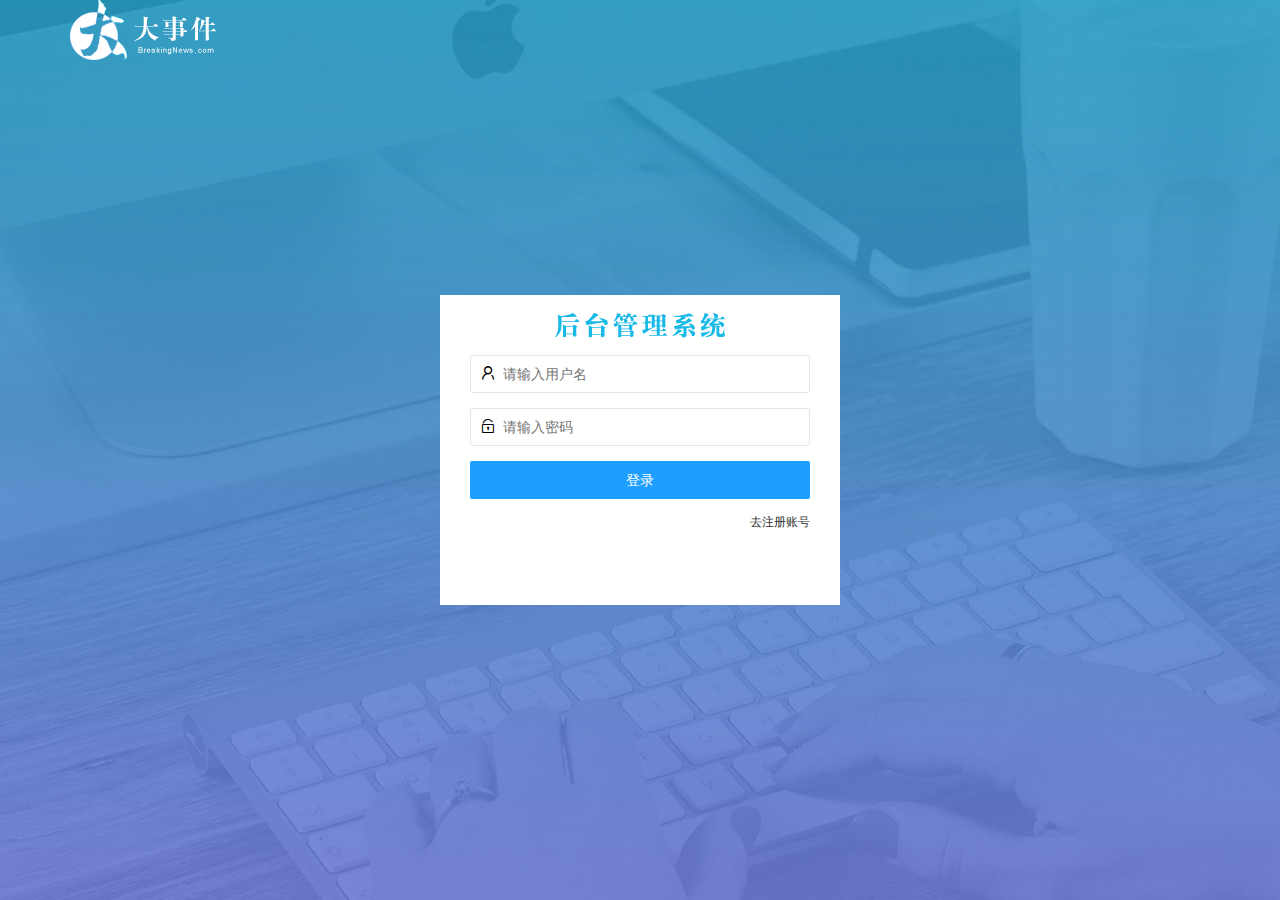
<file: login.html>
<!DOCTYPE html>
<html lang="en">

<head>
    <meta charset="UTF-8">
    <meta name="viewport" content="width=device-width, initial-scale=1.0">
    <meta http-equiv="X-UA-Compatible" content="ie=edge">
    <title>大事件-登录/注册</title>
    <!-- 导入layui样式 -->
    <link rel="stylesheet" href="/assets/lib/layui/css/layui.css">
    <!-- 导入自己的样式 -->
    <link rel="stylesheet" href="/assets/css/login.css">
</head>

<body>
    <!-- 头部的logo区域 -->
    <div class='layui-main'>
        <img src="/assets/images/logo.png" alt="">
    </div>

    <!-- 登录注册区域 -->
    <div class="loginAndRegBox">
        <div class="title-box"></div>
        <!-- 登录的div -->
        <div class="login-box">
            <form class="layui-form" id='form_login'>
                <!-- 用户名 -->
                <div class="layui-form-item">
                    <i class="layui-icon layui-icon-username"></i>
                    <input type="text" name="username" required lay-verify="required" placeholder="请输入用户名"
                        autocomplete="off" class="layui-input"/>
                </div>

                <!-- 密码 -->
                <div class="layui-form-item">
                    <i class="layui-icon layui-icon-password"></i>
                    <input type="password" name="password" required lay-verify="required|pwd" placeholder="请输入密码"
                        autocomplete="off" class="layui-input"/>
                </div>


                <!-- 登录按钮 -->
                <div class="layui-form-item ">
                        <button class="layui-btn layui-btn-fluid layui-btn-normal" lay-submit>登录</button>
                </div>

                <div class="layui-form-item links">
                    <a href="javascript:;" id='link_reg'>去注册账号</a>
                </div>
            </form>
        </div>


        <!-- 注册的div -->
        <div class="reg-box">
            <!-- 注册的表单 -->
            <form class="layui-form" id='form_reg'>
                <!-- 用户名 -->
                <div class="layui-form-item">
                    <i class="layui-icon layui-icon-username"></i>
                    <input type="text" name="username" required lay-verify="required" placeholder="请输入用户名"
                        autocomplete="off" class="layui-input"/>
                </div>

                <!-- 密码 -->
                <div class="layui-form-item">
                    <i class="layui-icon layui-icon-password"></i>
                    <input type="password" name="password" required lay-verify="required|pwd"placeholder="请输入密码"
                        autocomplete="off" class="layui-input"/>
                </div>

                <!-- 密码确认框-->
                <div class="layui-form-item">
                    <i class="layui-icon layui-icon-password"></i>
                    <input type="password" name="repassword" required lay-verify="required|repwd" placeholder="再次确认"
                        autocomplete="off" class="layui-input"/>
                </div>

                <!-- 注册按钮 -->
                <div class="layui-form-item ">
                        <button class="layui-btn layui-btn-fluid layui-btn-normal" lay-submit>注册</button>
                </div>

                <div class="layui-form-item links">
                    <a href="javascript:;" id='link_login'>去登录</a>
                </div>
            </form>

        </div>
    </div>

    <!-- 导入layui的js文件 -->
    <script src="/assets/lib/layui/layui.all.js"></script>
    <!-- 导入jquery -->
    <script src="/assets/lib/jquery.js"></script>
    <script src="/assets/js/baseAPI.js"></script>
    <!-- 导入自己的js脚本 -->
    <script src="/assets/js/login.js"></script>
</body>

</html>
</file>
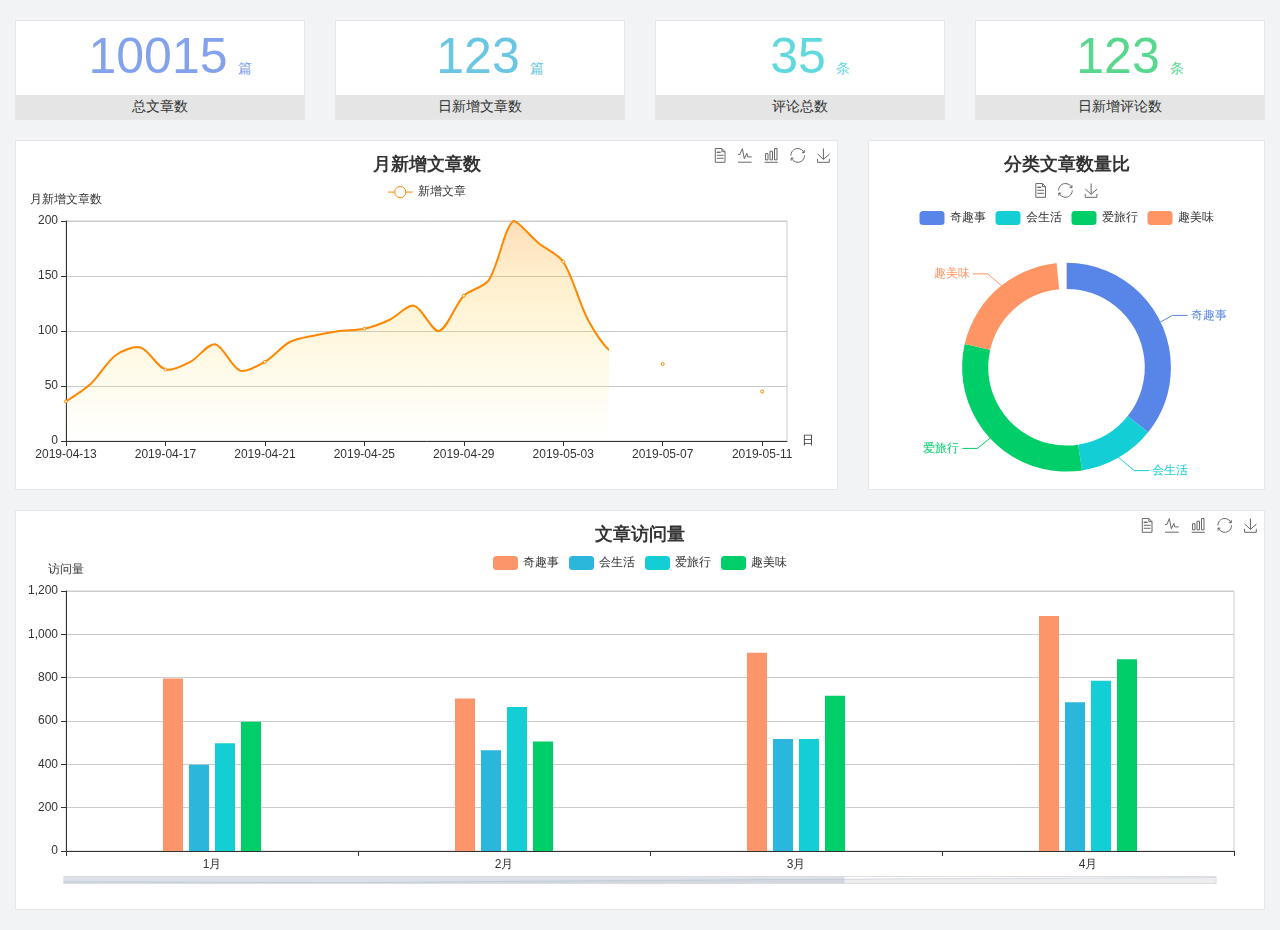
<file: home/dashboard.html>
<!DOCTYPE html>
<html lang="en">

<head>
  <meta charset="UTF-8">
  <meta name="viewport" content="width=device-width, initial-scale=1.0">
  <meta http-equiv="X-UA-Compatible" content="ie=edge">
  <title>图表统计</title>
  <link rel="stylesheet" href="../../assets/lib/bootstrap.css" />
  <link rel="stylesheet" href="../../assets/lib/main.css" />
  <script src="../../assets/lib/jquery.js"></script>
  <script type="text/javascript" src="../../assets/lib/echarts.min.js"></script>
</head>

<body>
  <div class="container-fluid">
    <div class="row spannel_list">
      <div class="col-sm-3 col-xs-6">
        <div class="spannel">
          <em>10015</em><span>篇</span>
          <b>总文章数</b>
        </div>
      </div>
      <div class="col-sm-3 col-xs-6">
        <div class="spannel scolor01">
          <em>123</em><span>篇</span>
          <b>日新增文章数</b>
        </div>
      </div>
      <div class="col-sm-3 col-xs-6">
        <div class="spannel scolor02">
          <em>35</em><span>条</span>
          <b>评论总数</b>
        </div>
      </div>
      <div class="col-sm-3 col-xs-6">
        <div class="spannel scolor03">
          <em>123</em><span>条</span>
          <b>日新增评论数</b>
        </div>
      </div>
    </div>
  </div>

  <div class="container-fluid">
    <div class="row curve-pie">
      <div class="col-lg-8 col-md-8">
        <div class="gragh_pannel" id="curve_show"></div>
      </div>
      <div class="col-lg-4 col-md-4">
        <div class="gragh_pannel" id="pie_show"></div>
      </div>
    </div>
  </div>

  <div class="container-fluid">
    <div class="column_pannel" id="column_show"></div>
  </div>

  <script>
    var oChart = echarts.init(document.getElementById('curve_show'));
    var aList_all = [
      { 'count': 36, 'date': '2019-04-13' },
      { 'count': 52, 'date': '2019-04-14' },
      { 'count': 78, 'date': '2019-04-15' },
      { 'count': 85, 'date': '2019-04-16' },
      { 'count': 65, 'date': '2019-04-17' },
      { 'count': 72, 'date': '2019-04-18' },
      { 'count': 88, 'date': '2019-04-19' },
      { 'count': 64, 'date': '2019-04-20' },
      { 'count': 72, 'date': '2019-04-21' },
      { 'count': 90, 'date': '2019-04-22' },
      { 'count': 96, 'date': '2019-04-23' },
      { 'count': 100, 'date': '2019-04-24' },
      { 'count': 102, 'date': '2019-04-25' },
      { 'count': 110, 'date': '2019-04-26' },
      { 'count': 123, 'date': '2019-04-27' },
      { 'count': 100, 'date': '2019-04-28' },
      { 'count': 132, 'date': '2019-04-29' },
      { 'count': 146, 'date': '2019-04-30' },
      { 'count': 200, 'date': '2019-05-01' },
      { 'count': 180, 'date': '2019-05-02' },
      { 'count': 163, 'date': '2019-05-03' },
      { 'count': 110, 'date': '2019-05-04' },
      { 'count': 80, 'date': '2019-05-05' },
      { 'count': 82, 'date': '2019-05-06' },
      { 'count': 70, 'date': '2019-05-07' },
      { 'count': 65, 'date': '2019-05-08' },
      { 'count': 54, 'date': '2019-05-09' },
      { 'count': 40, 'date': '2019-05-10' },
      { 'count': 45, 'date': '2019-05-11' },
      { 'count': 38, 'date': '2019-05-12' },
    ];

    let aCount = [];
    let aDate = [];

    for (var i = 0; i < aList_all.length; i++) {
      aCount.push(aList_all[i].count);
      aDate.push(aList_all[i].date);
    }

    var chartopt = {
      title: {
        text: '月新增文章数',
        left: 'center',
        top: '10'
      },
      tooltip: {
        trigger: 'axis'
      },
      legend: {
        data: ['新增文章'],
        top: '40'
      },
      toolbox: {
        show: true,
        feature: {
          mark: { show: true },
          dataView: { show: true, readOnly: false },
          magicType: { show: true, type: ['line', 'bar'] },
          restore: { show: true },
          saveAsImage: { show: true }
        }
      },
      calculable: true,
      xAxis: [
        {
          name: '日',
          type: 'category',
          boundaryGap: false,
          data: aDate
        }
      ],
      yAxis: [
        {
          name: '月新增文章数',
          type: 'value'
        }
      ],
      series: [
        {
          name: '新增文章',
          type: 'line',
          smooth: true,
          itemStyle: { normal: { areaStyle: { type: 'default' }, color: '#f80' }, lineStyle: { color: '#f80' } },
          data: aCount
        }],
      areaStyle: {
        normal: {
          color: new echarts.graphic.LinearGradient(0, 0, 0, 1, [{
            offset: 0,
            color: 'rgba(255,136,0,0.39)'
          }, {
            offset: .34,
            color: 'rgba(255,180,0,0.25)'
          }, {
            offset: 1,
            color: 'rgba(255,222,0,0.00)'
          }])

        }
      },
      grid: {
        show: true,
        x: 50,
        x2: 50,
        y: 80,
        height: 220
      }
    };

    oChart.setOption(chartopt);


    var oPie = echarts.init(document.getElementById('pie_show'));
    var oPieopt =
    {
      title: {
        top: 10,
        text: '分类文章数量比',
        x: 'center'
      },
      tooltip: {
        trigger: 'item',
        formatter: "{a} <br/>{b} : {c} ({d}%)"
      },
      color: ['#5885e8', '#13cfd5', '#00ce68', '#ff9565'],
      legend: {
        x: 'center',
        top: 65,
        data: ['奇趣事', '会生活', '爱旅行', '趣美味']
      },
      toolbox: {
        show: true,
        x: 'center',
        top: 35,
        feature: {
          mark: { show: true },
          dataView: { show: true, readOnly: false },
          magicType: {
            show: true,
            type: ['pie', 'funnel'],
            option: {
              funnel: {
                x: '25%',
                width: '50%',
                funnelAlign: 'left',
                max: 1548
              }
            }
          },
          restore: { show: true },
          saveAsImage: { show: true }
        }
      },
      calculable: true,
      series: [
        {
          name: '访问来源',
          type: 'pie',
          radius: ['45%', '60%'],
          center: ['50%', '65%'],
          data: [
            { value: 300, name: '奇趣事' },
            { value: 100, name: '会生活' },
            { value: 260, name: '爱旅行' },
            { value: 180, name: '趣美味' }
          ]
        }
      ]
    };
    oPie.setOption(oPieopt);



    var oColumn = this.echarts.init(document.getElementById('column_show'));
    var oColumnopt =
    {
      title: {
        text: '文章访问量',
        left: 'center',
        top: '10'
      },
      tooltip: {
        trigger: 'axis'
      },
      legend: {
        data: ['奇趣事', '会生活', '爱旅行', '趣美味'],
        top: '40'
      },
      toolbox: {
        show: true,
        feature: {
          mark: { show: true },
          dataView: { show: true, readOnly: false },
          magicType: { show: true, type: ['line', 'bar'] },
          restore: { show: true },
          saveAsImage: { show: true }
        }
      },
      calculable: true,
      xAxis: [
        {
          type: 'category',
          data: ['1月', '2月', '3月', '4月', '5月']
        }
      ],
      yAxis: [
        {
          name: '访问量',
          type: 'value'
        }
      ],
      series: [
        {
          name: '奇趣事',
          type: 'bar',
          barWidth: 20,
          itemStyle: {
            normal: { areaStyle: { type: 'default' }, color: '#fd956a' }
          },
          data: [800, 708, 920, 1090, 1200]
        },
        {
          name: '会生活',
          type: 'bar',
          barWidth: 20,
          itemStyle: {
            normal: { areaStyle: { type: 'default' }, color: '#2bb6db' }
          },
          data: [400, 468, 520, 690, 800]
        },
        {
          name: '爱旅行',
          type: 'bar',
          barWidth: 20,
          itemStyle: {
            normal: { areaStyle: { type: 'default' }, color: '#13cfd5' }
          },
          data: [500, 668, 520, 790, 900]
        },
        {
          name: '趣美味',
          type: 'bar',
          barWidth: 20,
          itemStyle: {
            normal: { areaStyle: { type: 'default' }, color: '#00ce68' }
          },
          data: [600, 508, 720, 890, 1000]
        }
      ],
      grid: {
        show: true,
        x: 50,
        x2: 30,
        y: 80,
        height: 260
      },
      dataZoom: [//给x轴设置滚动条
        {
          start: 0,//默认为0
          end: 100 - 1000 / 31,//默认为100
          type: 'slider',
          show: true,
          xAxisIndex: [0],
          handleSize: 0,//滑动条的 左右2个滑动条的大小
          height: 8,//组件高度
          left: 45, //左边的距离
          right: 50,//右边的距离
          bottom: 26,//右边的距离
          handleColor: '#ddd',//h滑动图标的颜色
          handleStyle: {
            borderColor: "#cacaca",
            borderWidth: "1",
            shadowBlur: 2,
            background: "#ddd",
            shadowColor: "#ddd",
          }
        }]
    };
    oColumn.setOption(oColumnopt);
  </script>
</body>

</html>
</file>
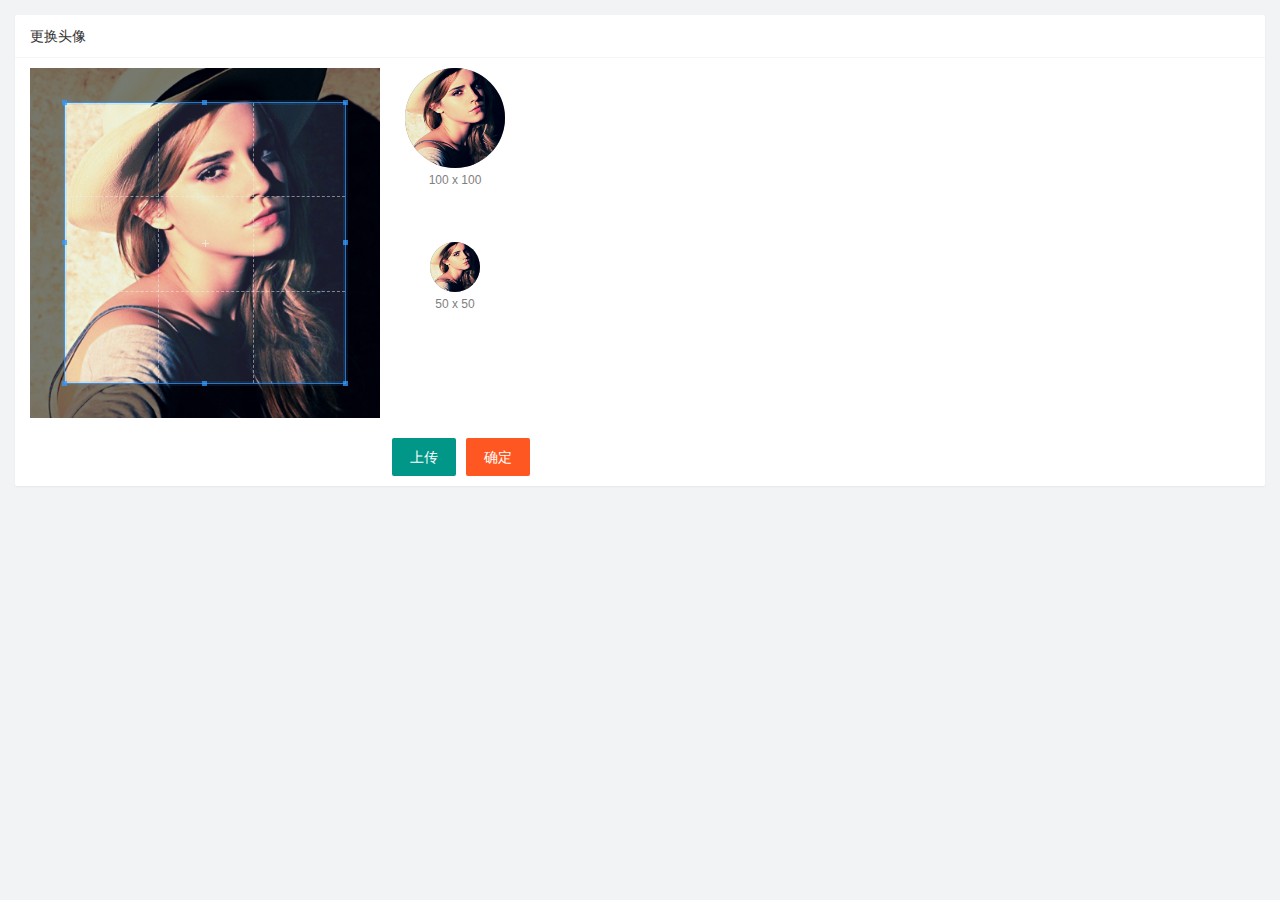
<file: user/user_avatar.html>
<!DOCTYPE html>
<html lang="en">

<head>
    <meta charset="UTF-8">
    <meta name="viewport" content="width=device-width, initial-scale=1.0">
    <meta http-equiv="X-UA-Compatible" content="ie=edge">
    <title>Document</title>
    <link rel="stylesheet" href="/assets/lib/layui/css/layui.css">
    <link rel="stylesheet" href="/assets/lib/cropper/cropper.css" />
    <link rel="stylesheet" href="/assets/css/user/user_avatar.css">


</head>

<body>
    <!-- 卡片区域 -->
    <div class="layui-card">
        <div class="layui-card-header">更换头像</div>
        <div class="layui-card-body">
            <!-- 第一行的图片裁剪和预览区域 -->
            <div class="row1">
                <!-- 图片裁剪区域 -->
                <div class="cropper-box">
                    <!-- 这个 img 标签很重要，将来会把它初始化为裁剪区域 -->
                    <img id="image" src="/assets/images/sample.jpg" />
                </div>
                <!-- 图片的预览区域 -->
                <div class="preview-box">
                    <div>
                        <!-- 宽高为 100px 的预览区域 -->
                        <div class="img-preview w100"></div>
                        <p class="size">100 x 100</p>
                    </div>
                    <div>
                        <!-- 宽高为 50px 的预览区域 -->
                        <div class="img-preview w50"></div>
                        <p class="size">50 x 50</p>
                    </div>
                </div>
            </div>

            <!-- 第二行的按钮区域 -->
            <div class="row2">
                <!-- 通过acept属性可以指定允许用户上传什么类型的文件 -->
                <input type="file" id="file" acept="image/png,image/jpeg">
                <button type="button" class="layui-btn" id="btnChooseImage">上传</button>
                <button type="button" class="layui-btn layui-btn-danger" id="btnUpload">确定</button>
            </div>
        </div>
    </div>






    <script src="/assets/lib/layui/layui.all.js"></script>
    <script src="/assets/lib/jquery.js"></script>
    <script src="/assets/lib/cropper/Cropper.js"></script>
    <script src="/assets/lib/cropper/jquery-cropper.js"></script>
    <script src="/assets/js/baseAPI.js"></script>
    <script src="/assets/js/user/user_avatar.js"></script>
</body>

</html>
</file>
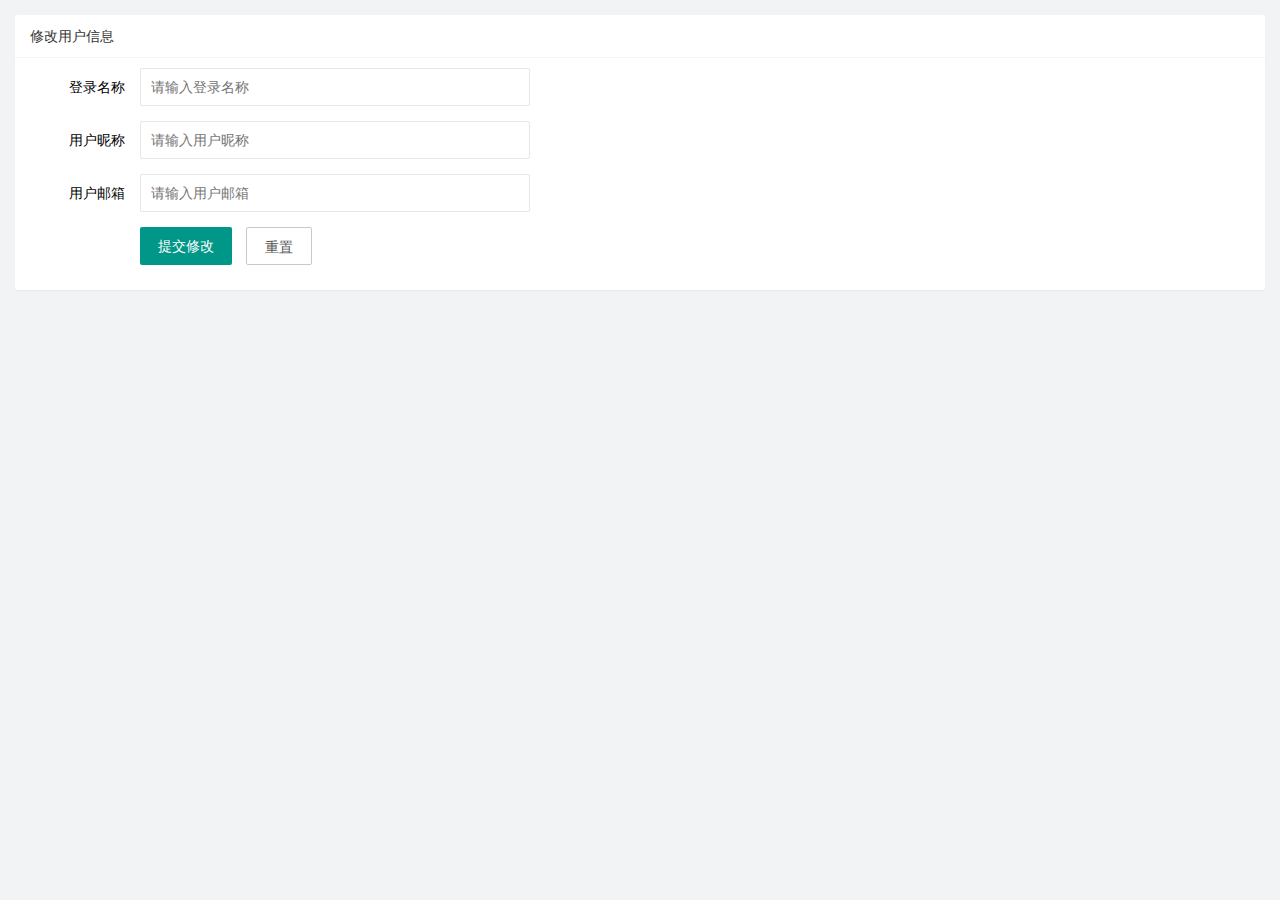
<file: user/user_info.html>
<!DOCTYPE html>
<html lang="en">

<head>
    <meta charset="UTF-8">
    <meta name="viewport" content="width=device-width, initial-scale=1.0">
    <meta http-equiv="X-UA-Compatible" content="ie=edge">
    <title>Document</title>
    <!-- 引入layui的样式 -->
    <link rel="stylesheet" href="/assets/lib/layui/css/layui.css">
    <!-- 引入自己的样式 -->
    <link rel="stylesheet" href="/assets/css/user/user_info.css">


</head>

<body>
    <!-- 卡片区域 -->
    <div class="layui-card">
        <div class="layui-card-header">修改用户信息</div>
        <div class="layui-card-body">
            <!-- form 表单区域 -->
            <form class="layui-form"  lay-filter="formUserInfo">

                <!-- 这是隐藏域 -->
                <input type="hidden" name="id" value="" />

                <div class="layui-form-item">
                    <label class="layui-form-label">登录名称</label>
                    <div class="layui-input-block">
                        <input type="text" name="username" required lay-verify="required" placeholder="请输入登录名称"
                            autocomplete="off" class="layui-input" readonly />
                    </div>
                </div>
                <div class="layui-form-item">
                    <label class="layui-form-label">用户昵称</label>
                    <div class="layui-input-block">
                        <input type="text" name="nickname" required lay-verify="required|nickname" placeholder="请输入用户昵称"
                            autocomplete="off" class="layui-input" />
                    </div>
                </div>
                <div class="layui-form-item">
                    <label class="layui-form-label">用户邮箱</label>
                    <div class="layui-input-block">
                        <input type="text" name="email" required lay-verify="required|email" placeholder="请输入用户邮箱"
                            autocomplete="off" class="layui-input" />
                    </div>
                </div>
                <div class="layui-form-item">
                    <div class="layui-input-block">
                        <button class="layui-btn" lay-submit lay-filter="formDemo">提交修改</button>
                        <button type="reset" class="layui-btn layui-btn-primary" id="btnReset">重置</button>
                    </div>
                </div>
            </form>

        </div>
    </div>





    <!-- 导入layui的js -->
    <script src="/assets/lib/layui/layui.all.js"></script>
    <!-- 导入jquery -->
    <script src="/assets/lib/jquery.js"></script>
    <!-- 导入baseAPI -->
    <script src="/assets/js/baseAPI.js"></script>
    <!-- 导入自己的js -->
    <script src="/assets/js/user/user_info.js"></script>















</body>

</html>
</file>
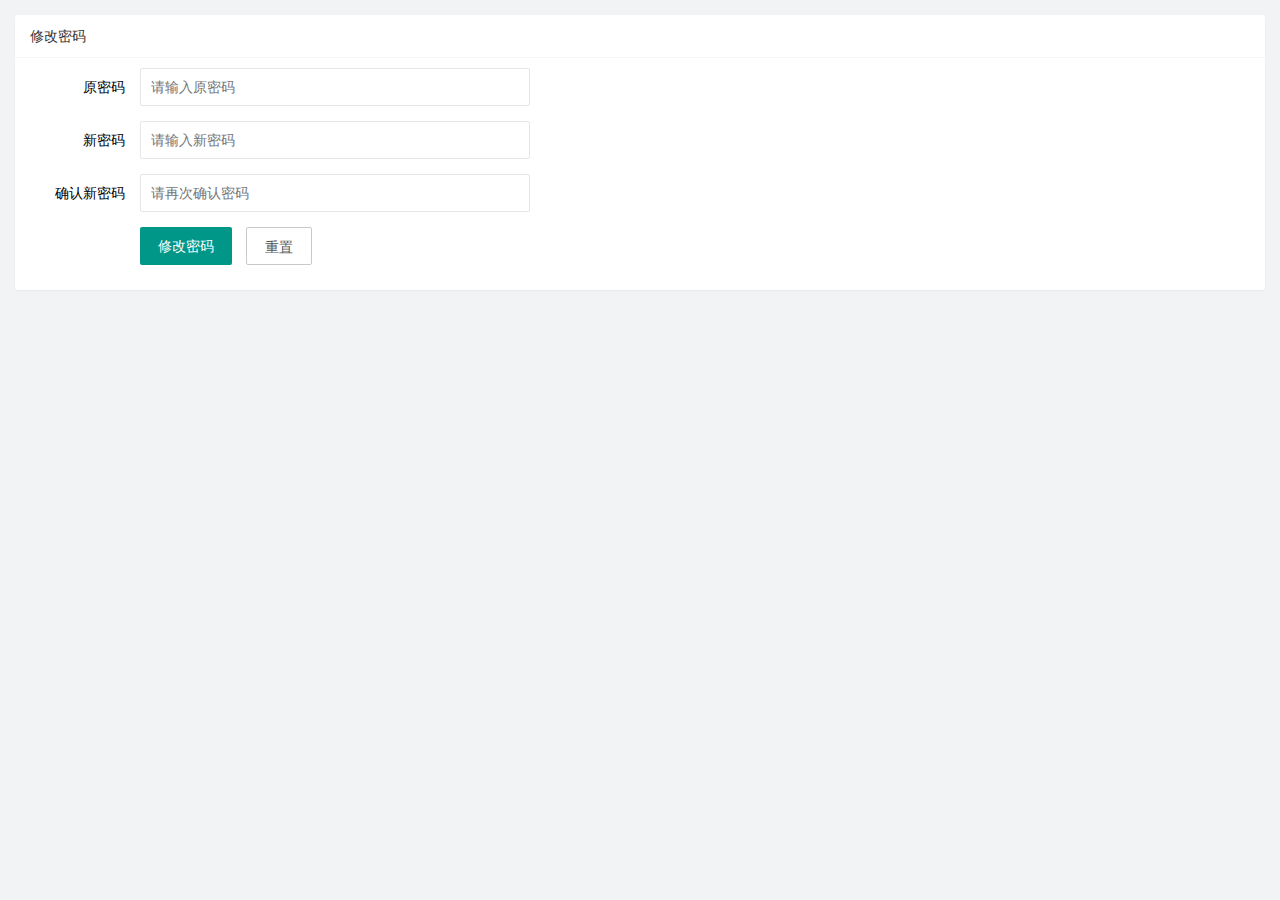
<file: user/user_pwd.html>
<!DOCTYPE html>
<html lang="en">

<head>
    <meta charset="UTF-8" />
    <meta name="viewport" content="width=device-width, initial-scale=1.0" />
    <title>Document</title>
    <!-- 导入layui的样式 -->
    <link rel="stylesheet" href="/assets/lib/layui/css/layui.css" />
    <!-- 导入自己的样式 -->
    <link rel="stylesheet" href="/assets/css/user/user_pwd.css" />
</head>

<body>
    <!-- 卡片区域 -->
    <div class="layui-card">
        <div class="layui-card-header">修改密码</div>
        <div class="layui-card-body">
            <form class="layui-form">
                <div class="layui-form-item">
                    <label class="layui-form-label">原密码</label>
                    <div class="layui-input-block">
                        <input type="password" name="oldPwd" required lay-verify="required|pwd" placeholder="请输入原密码"
                            autocomplete="off" class="layui-input" />
                    </div>
                </div>
                <div class="layui-form-item">
                    <label class="layui-form-label">新密码</label>
                    <div class="layui-input-block">
                        <input type="password" name="newPwd" required lay-verify="required|pwd|samePwd" placeholder="请输入新密码"
                            autocomplete="off" class="layui-input" />
                    </div>
                </div>
                <div class="layui-form-item">
                    <label class="layui-form-label">确认新密码</label>
                    <div class="layui-input-block">
                        <input type="password" name="rePwd" required lay-verify="required|pwd|rePwd" placeholder="请再次确认密码"
                            autocomplete="off" class="layui-input" />
                    </div>
                </div>
                <div class="layui-form-item">
                    <div class="layui-input-block">
                        <button class="layui-btn" lay-submit lay-filter="formDemo">修改密码</button>
                        <button type="reset" class="layui-btn layui-btn-primary">重置</button>
                    </div>
                </div>
            </form>
        </div>
    </div>


    <!-- 导入layui的js -->
<script src="/assets/lib/layui/layui.all.js"></script>
<!-- 导入jQuery -->
<script src="/assets/lib/jquery.js"></script>
<!-- 导入baseAPI -->
<script src="/assets/js/baseAPI.js"></script>
<!-- 导入自己的js -->
<script src="/assets/js/user/user_pwd.js"></script>

</body>

</html>
</file>
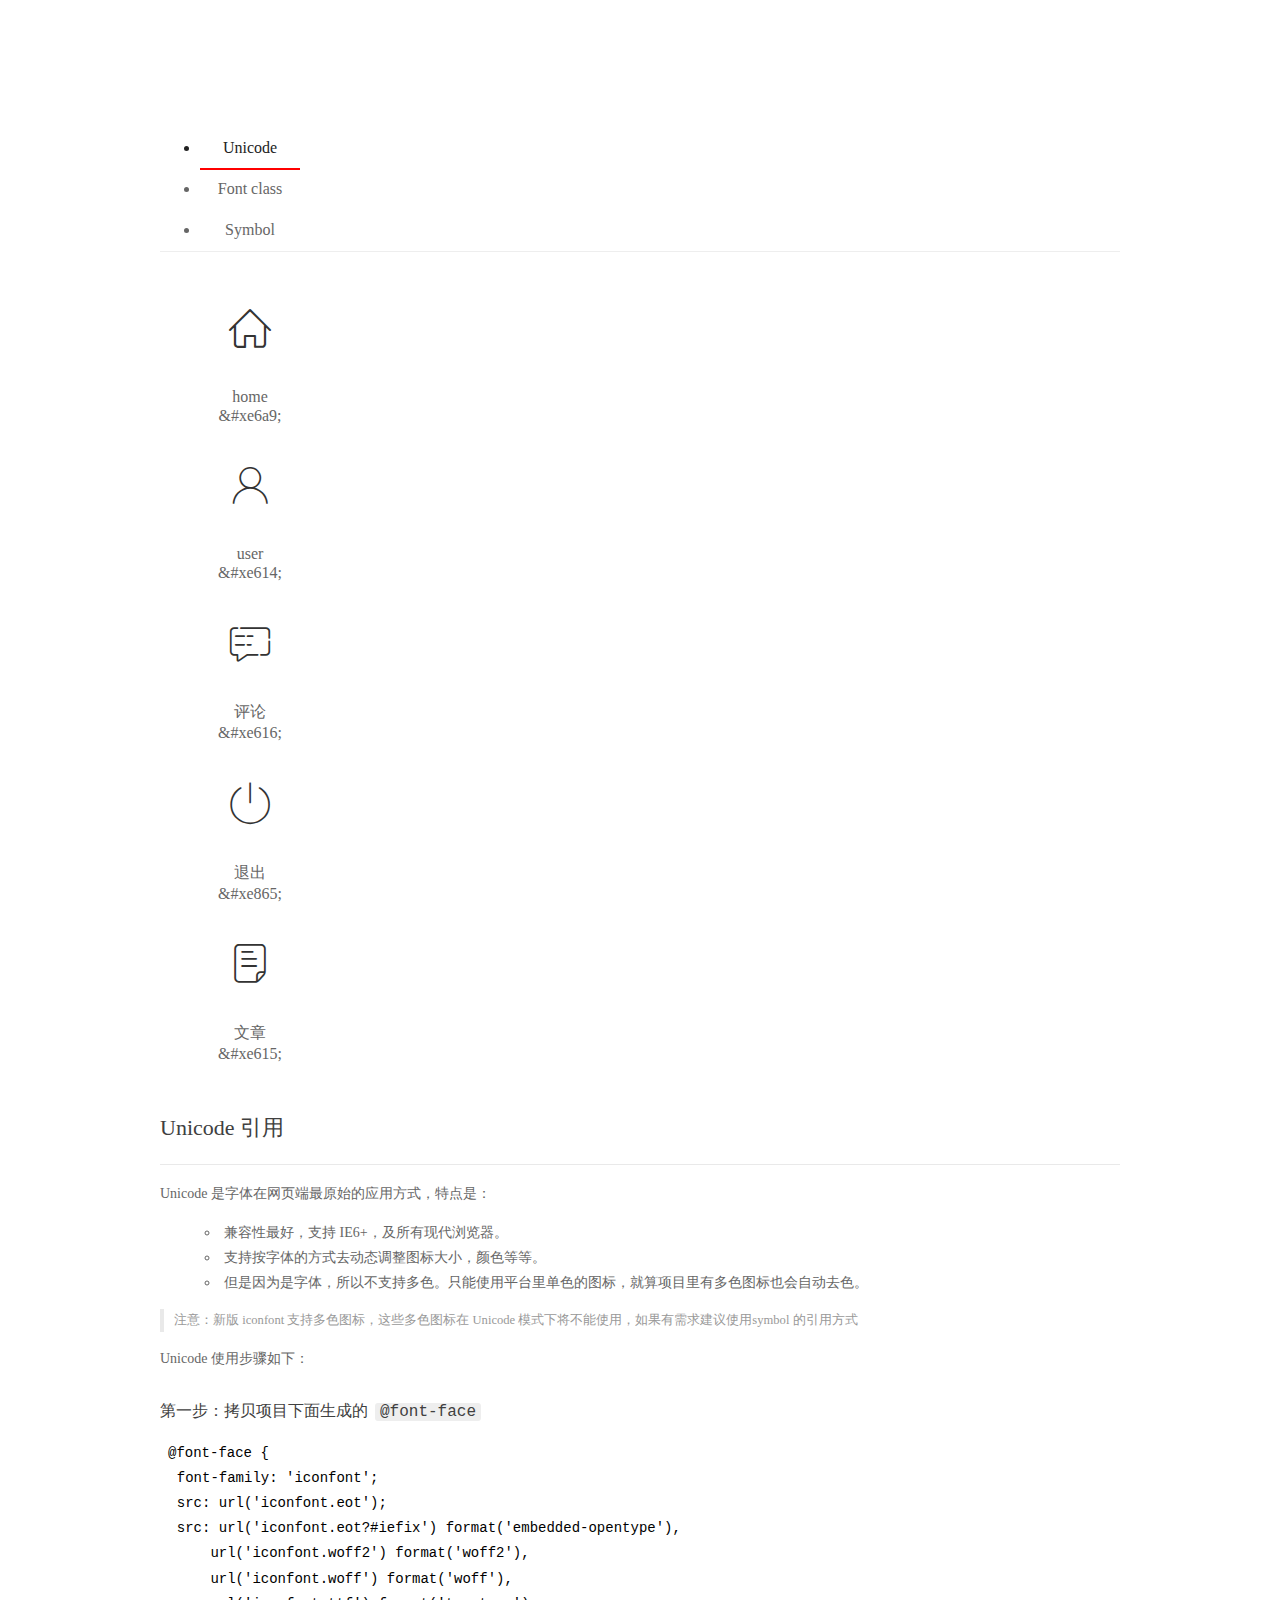
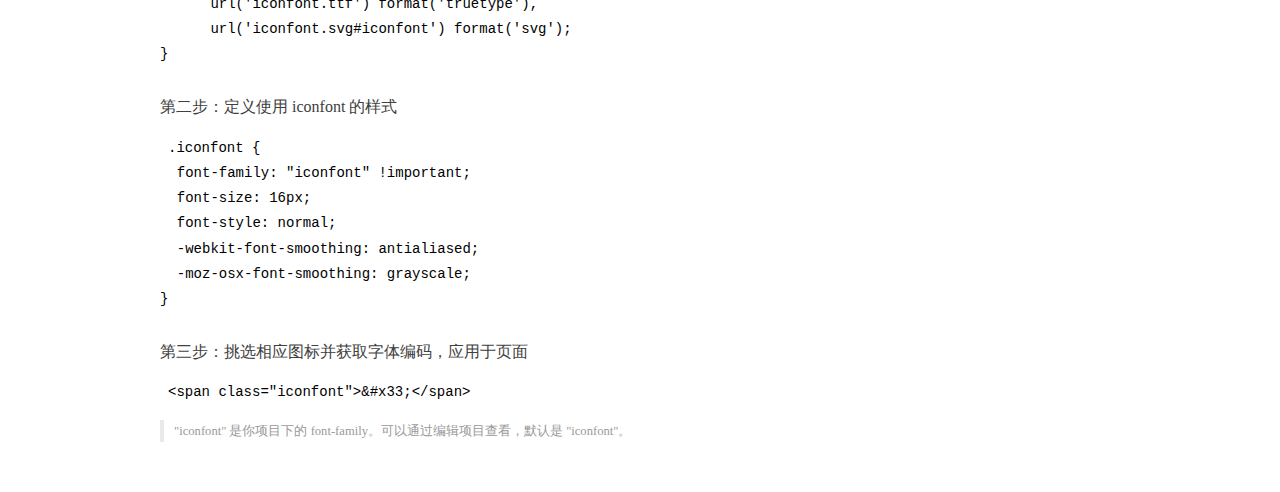
<file: assets/fonts/demo_index.html>
<!DOCTYPE html>
<html>
<head>
  <meta charset="utf-8"/>
  <title>IconFont Demo</title>
  <link rel="shortcut icon" href="https://gtms04.alicdn.com/tps/i4/TB1_oz6GVXXXXaFXpXXJDFnIXXX-64-64.ico" type="image/x-icon"/>
  <link rel="stylesheet" href="https://g.alicdn.com/thx/cube/1.3.2/cube.min.css">
  <link rel="stylesheet" href="demo.css">
  <link rel="stylesheet" href="iconfont.css">
  <script src="iconfont.js"></script>
  <!-- jQuery -->
  <script src="https://a1.alicdn.com/oss/uploads/2018/12/26/7bfddb60-08e8-11e9-9b04-53e73bb6408b.js"></script>
  <!-- 代码高亮 -->
  <script src="https://a1.alicdn.com/oss/uploads/2018/12/26/a3f714d0-08e6-11e9-8a15-ebf944d7534c.js"></script>
</head>
<body>
  <div class="main">
    <h1 class="logo"><a href="https://www.iconfont.cn/" title="iconfont 首页" target="_blank">&#xe86b;</a></h1>
    <div class="nav-tabs">
      <ul id="tabs" class="dib-box">
        <li class="dib active"><span>Unicode</span></li>
        <li class="dib"><span>Font class</span></li>
        <li class="dib"><span>Symbol</span></li>
      </ul>
      
    </div>
    <div class="tab-container">
      <div class="content unicode" style="display: block;">
          <ul class="icon_lists dib-box">
          
            <li class="dib">
              <span class="icon iconfont">&#xe6a9;</span>
                <div class="name">home</div>
                <div class="code-name">&amp;#xe6a9;</div>
              </li>
          
            <li class="dib">
              <span class="icon iconfont">&#xe614;</span>
                <div class="name">user</div>
                <div class="code-name">&amp;#xe614;</div>
              </li>
          
            <li class="dib">
              <span class="icon iconfont">&#xe616;</span>
                <div class="name">评论</div>
                <div class="code-name">&amp;#xe616;</div>
              </li>
          
            <li class="dib">
              <span class="icon iconfont">&#xe865;</span>
                <div class="name">退出</div>
                <div class="code-name">&amp;#xe865;</div>
              </li>
          
            <li class="dib">
              <span class="icon iconfont">&#xe615;</span>
                <div class="name">文章</div>
                <div class="code-name">&amp;#xe615;</div>
              </li>
          
          </ul>
          <div class="article markdown">
          <h2 id="unicode-">Unicode 引用</h2>
          <hr>

          <p>Unicode 是字体在网页端最原始的应用方式，特点是：</p>
          <ul>
            <li>兼容性最好，支持 IE6+，及所有现代浏览器。</li>
            <li>支持按字体的方式去动态调整图标大小，颜色等等。</li>
            <li>但是因为是字体，所以不支持多色。只能使用平台里单色的图标，就算项目里有多色图标也会自动去色。</li>
          </ul>
          <blockquote>
            <p>注意：新版 iconfont 支持多色图标，这些多色图标在 Unicode 模式下将不能使用，如果有需求建议使用symbol 的引用方式</p>
          </blockquote>
          <p>Unicode 使用步骤如下：</p>
          <h3 id="-font-face">第一步：拷贝项目下面生成的 <code>@font-face</code></h3>
<pre><code class="language-css"
>@font-face {
  font-family: 'iconfont';
  src: url('iconfont.eot');
  src: url('iconfont.eot?#iefix') format('embedded-opentype'),
      url('iconfont.woff2') format('woff2'),
      url('iconfont.woff') format('woff'),
      url('iconfont.ttf') format('truetype'),
      url('iconfont.svg#iconfont') format('svg');
}
</code></pre>
          <h3 id="-iconfont-">第二步：定义使用 iconfont 的样式</h3>
<pre><code class="language-css"
>.iconfont {
  font-family: "iconfont" !important;
  font-size: 16px;
  font-style: normal;
  -webkit-font-smoothing: antialiased;
  -moz-osx-font-smoothing: grayscale;
}
</code></pre>
          <h3 id="-">第三步：挑选相应图标并获取字体编码，应用于页面</h3>
<pre>
<code class="language-html"
>&lt;span class="iconfont"&gt;&amp;#x33;&lt;/span&gt;
</code></pre>
          <blockquote>
            <p>"iconfont" 是你项目下的 font-family。可以通过编辑项目查看，默认是 "iconfont"。</p>
          </blockquote>
          </div>
      </div>
      <div class="content font-class">
        <ul class="icon_lists dib-box">
          
          <li class="dib">
            <span class="icon iconfont icon-home"></span>
            <div class="name">
              home
            </div>
            <div class="code-name">.icon-home
            </div>
          </li>
          
          <li class="dib">
            <span class="icon iconfont icon-user"></span>
            <div class="name">
              user
            </div>
            <div class="code-name">.icon-user
            </div>
          </li>
          
          <li class="dib">
            <span class="icon iconfont icon-pinglun"></span>
            <div class="name">
              评论
            </div>
            <div class="code-name">.icon-pinglun
            </div>
          </li>
          
          <li class="dib">
            <span class="icon iconfont icon-tuichu"></span>
            <div class="name">
              退出
            </div>
            <div class="code-name">.icon-tuichu
            </div>
          </li>
          
          <li class="dib">
            <span class="icon iconfont icon-16"></span>
            <div class="name">
              文章
            </div>
            <div class="code-name">.icon-16
            </div>
          </li>
          
        </ul>
        <div class="article markdown">
        <h2 id="font-class-">font-class 引用</h2>
        <hr>

        <p>font-class 是 Unicode 使用方式的一种变种，主要是解决 Unicode 书写不直观，语意不明确的问题。</p>
        <p>与 Unicode 使用方式相比，具有如下特点：</p>
        <ul>
          <li>兼容性良好，支持 IE8+，及所有现代浏览器。</li>
          <li>相比于 Unicode 语意明确，书写更直观。可以很容易分辨这个 icon 是什么。</li>
          <li>因为使用 class 来定义图标，所以当要替换图标时，只需要修改 class 里面的 Unicode 引用。</li>
          <li>不过因为本质上还是使用的字体，所以多色图标还是不支持的。</li>
        </ul>
        <p>使用步骤如下：</p>
        <h3 id="-fontclass-">第一步：引入项目下面生成的 fontclass 代码：</h3>
<pre><code class="language-html">&lt;link rel="stylesheet" href="./iconfont.css"&gt;
</code></pre>
        <h3 id="-">第二步：挑选相应图标并获取类名，应用于页面：</h3>
<pre><code class="language-html">&lt;span class="iconfont icon-xxx"&gt;&lt;/span&gt;
</code></pre>
        <blockquote>
          <p>"
            iconfont" 是你项目下的 font-family。可以通过编辑项目查看，默认是 "iconfont"。</p>
        </blockquote>
      </div>
      </div>
      <div class="content symbol">
          <ul class="icon_lists dib-box">
          
            <li class="dib">
                <svg class="icon svg-icon" aria-hidden="true">
                  <use xlink:href="#icon-home"></use>
                </svg>
                <div class="name">home</div>
                <div class="code-name">#icon-home</div>
            </li>
          
            <li class="dib">
                <svg class="icon svg-icon" aria-hidden="true">
                  <use xlink:href="#icon-user"></use>
                </svg>
                <div class="name">user</div>
                <div class="code-name">#icon-user</div>
            </li>
          
            <li class="dib">
                <svg class="icon svg-icon" aria-hidden="true">
                  <use xlink:href="#icon-pinglun"></use>
                </svg>
                <div class="name">评论</div>
                <div class="code-name">#icon-pinglun</div>
            </li>
          
            <li class="dib">
                <svg class="icon svg-icon" aria-hidden="true">
                  <use xlink:href="#icon-tuichu"></use>
                </svg>
                <div class="name">退出</div>
                <div class="code-name">#icon-tuichu</div>
            </li>
          
            <li class="dib">
                <svg class="icon svg-icon" aria-hidden="true">
                  <use xlink:href="#icon-16"></use>
                </svg>
                <div class="name">文章</div>
                <div class="code-name">#icon-16</div>
            </li>
          
          </ul>
          <div class="article markdown">
          <h2 id="symbol-">Symbol 引用</h2>
          <hr>

          <p>这是一种全新的使用方式，应该说这才是未来的主流，也是平台目前推荐的用法。相关介绍可以参考这篇<a href="">文章</a>
            这种用法其实是做了一个 SVG 的集合，与另外两种相比具有如下特点：</p>
          <ul>
            <li>支持多色图标了，不再受单色限制。</li>
            <li>通过一些技巧，支持像字体那样，通过 <code>font-size</code>, <code>color</code> 来调整样式。</li>
            <li>兼容性较差，支持 IE9+，及现代浏览器。</li>
            <li>浏览器渲染 SVG 的性能一般，还不如 png。</li>
          </ul>
          <p>使用步骤如下：</p>
          <h3 id="-symbol-">第一步：引入项目下面生成的 symbol 代码：</h3>
<pre><code class="language-html">&lt;script src="./iconfont.js"&gt;&lt;/script&gt;
</code></pre>
          <h3 id="-css-">第二步：加入通用 CSS 代码（引入一次就行）：</h3>
<pre><code class="language-html">&lt;style&gt;
.icon {
  width: 1em;
  height: 1em;
  vertical-align: -0.15em;
  fill: currentColor;
  overflow: hidden;
}
&lt;/style&gt;
</code></pre>
          <h3 id="-">第三步：挑选相应图标并获取类名，应用于页面：</h3>
<pre><code class="language-html">&lt;svg class="icon" aria-hidden="true"&gt;
  &lt;use xlink:href="#icon-xxx"&gt;&lt;/use&gt;
&lt;/svg&gt;
</code></pre>
          </div>
      </div>

    </div>
  </div>
  <script>
  $(document).ready(function () {
      $('.tab-container .content:first').show()

      $('#tabs li').click(function (e) {
        var tabContent = $('.tab-container .content')
        var index = $(this).index()

        if ($(this).hasClass('active')) {
          return
        } else {
          $('#tabs li').removeClass('active')
          $(this).addClass('active')

          tabContent.hide().eq(index).fadeIn()
        }
      })
    })
  </script>
</body>
</html>
</file>
<file: assets/lib/layui/css/layui.css>
/** layui-v2.5.5 MIT License By https://www.layui.com */
 .layui-inline,img{display:inline-block;vertical-align:middle}h1,h2,h3,h4,h5,h6{font-weight:400}.layui-edge,.layui-header,.layui-inline,.layui-main{position:relative}.layui-body,.layui-edge,.layui-elip{overflow:hidden}.layui-btn,.layui-edge,.layui-inline,img{vertical-align:middle}.layui-btn,.layui-disabled,.layui-icon,.layui-unselect{-moz-user-select:none;-webkit-user-select:none;-ms-user-select:none}.layui-elip,.layui-form-checkbox span,.layui-form-pane .layui-form-label{text-overflow:ellipsis;white-space:nowrap}.layui-breadcrumb,.layui-tree-btnGroup{visibility:hidden}blockquote,body,button,dd,div,dl,dt,form,h1,h2,h3,h4,h5,h6,input,li,ol,p,pre,td,textarea,th,ul{margin:0;padding:0;-webkit-tap-highlight-color:rgba(0,0,0,0)}a:active,a:hover{outline:0}img{border:none}li{list-style:none}table{border-collapse:collapse;border-spacing:0}h4,h5,h6{font-size:100%}button,input,optgroup,option,select,textarea{font-family:inherit;font-size:inherit;font-style:inherit;font-weight:inherit;outline:0}pre{white-space:pre-wrap;white-space:-moz-pre-wrap;white-space:-pre-wrap;white-space:-o-pre-wrap;word-wrap:break-word}body{line-height:24px;font:14px Helvetica Neue,Helvetica,PingFang SC,Tahoma,Arial,sans-serif}hr{height:1px;margin:10px 0;border:0;clear:both}a{color:#333;text-decoration:none}a:hover{color:#777}a cite{font-style:normal;*cursor:pointer}.layui-border-box,.layui-border-box *{box-sizing:border-box}.layui-box,.layui-box *{box-sizing:content-box}.layui-clear{clear:both;*zoom:1}.layui-clear:after{content:'\20';clear:both;*zoom:1;display:block;height:0}.layui-inline{*display:inline;*zoom:1}.layui-edge{display:inline-block;width:0;height:0;border-width:6px;border-style:dashed;border-color:transparent}.layui-edge-top{top:-4px;border-bottom-color:#999;border-bottom-style:solid}.layui-edge-right{border-left-color:#999;border-left-style:solid}.layui-edge-bottom{top:2px;border-top-color:#999;border-top-style:solid}.layui-edge-left{border-right-color:#999;border-right-style:solid}.layui-disabled,.layui-disabled:hover{color:#d2d2d2!important;cursor:not-allowed!important}.layui-circle{border-radius:100%}.layui-show{display:block!important}.layui-hide{display:none!important}@font-face{font-family:layui-icon;src:url(../font/iconfont.eot?v=250);src:url(../font/iconfont.eot?v=250#iefix) format('embedded-opentype'),url(../font/iconfont.woff2?v=250) format('woff2'),url(../font/iconfont.woff?v=250) format('woff'),url(../font/iconfont.ttf?v=250) format('truetype'),url(../font/iconfont.svg?v=250#layui-icon) format('svg')}.layui-icon{font-family:layui-icon!important;font-size:16px;font-style:normal;-webkit-font-smoothing:antialiased;-moz-osx-font-smoothing:grayscale}.layui-icon-reply-fill:before{content:"\e611"}.layui-icon-set-fill:before{content:"\e614"}.layui-icon-menu-fill:before{content:"\e60f"}.layui-icon-search:before{content:"\e615"}.layui-icon-share:before{content:"\e641"}.layui-icon-set-sm:before{content:"\e620"}.layui-icon-engine:before{content:"\e628"}.layui-icon-close:before{content:"\1006"}.layui-icon-close-fill:before{content:"\1007"}.layui-icon-chart-screen:before{content:"\e629"}.layui-icon-star:before{content:"\e600"}.layui-icon-circle-dot:before{content:"\e617"}.layui-icon-chat:before{content:"\e606"}.layui-icon-release:before{content:"\e609"}.layui-icon-list:before{content:"\e60a"}.layui-icon-chart:before{content:"\e62c"}.layui-icon-ok-circle:before{content:"\1005"}.layui-icon-layim-theme:before{content:"\e61b"}.layui-icon-table:before{content:"\e62d"}.layui-icon-right:before{content:"\e602"}.layui-icon-left:before{content:"\e603"}.layui-icon-cart-simple:before{content:"\e698"}.layui-icon-face-cry:before{content:"\e69c"}.layui-icon-face-smile:before{content:"\e6af"}.layui-icon-survey:before{content:"\e6b2"}.layui-icon-tree:before{content:"\e62e"}.layui-icon-upload-circle:before{content:"\e62f"}.layui-icon-add-circle:before{content:"\e61f"}.layui-icon-download-circle:before{content:"\e601"}.layui-icon-templeate-1:before{content:"\e630"}.layui-icon-util:before{content:"\e631"}.layui-icon-face-surprised:before{content:"\e664"}.layui-icon-edit:before{content:"\e642"}.layui-icon-speaker:before{content:"\e645"}.layui-icon-down:before{content:"\e61a"}.layui-icon-file:before{content:"\e621"}.layui-icon-layouts:before{content:"\e632"}.layui-icon-rate-half:before{content:"\e6c9"}.layui-icon-add-circle-fine:before{content:"\e608"}.layui-icon-prev-circle:before{content:"\e633"}.layui-icon-read:before{content:"\e705"}.layui-icon-404:before{content:"\e61c"}.layui-icon-carousel:before{content:"\e634"}.layui-icon-help:before{content:"\e607"}.layui-icon-code-circle:before{content:"\e635"}.layui-icon-water:before{content:"\e636"}.layui-icon-username:before{content:"\e66f"}.layui-icon-find-fill:before{content:"\e670"}.layui-icon-about:before{content:"\e60b"}.layui-icon-location:before{content:"\e715"}.layui-icon-up:before{content:"\e619"}.layui-icon-pause:before{content:"\e651"}.layui-icon-date:before{content:"\e637"}.layui-icon-layim-uploadfile:before{content:"\e61d"}.layui-icon-delete:before{content:"\e640"}.layui-icon-play:before{content:"\e652"}.layui-icon-top:before{content:"\e604"}.layui-icon-friends:before{content:"\e612"}.layui-icon-refresh-3:before{content:"\e9aa"}.layui-icon-ok:before{content:"\e605"}.layui-icon-layer:before{content:"\e638"}.layui-icon-face-smile-fine:before{content:"\e60c"}.layui-icon-dollar:before{content:"\e659"}.layui-icon-group:before{content:"\e613"}.layui-icon-layim-download:before{content:"\e61e"}.layui-icon-picture-fine:before{content:"\e60d"}.layui-icon-link:before{content:"\e64c"}.layui-icon-diamond:before{content:"\e735"}.layui-icon-log:before{content:"\e60e"}.layui-icon-rate-solid:before{content:"\e67a"}.layui-icon-fonts-del:before{content:"\e64f"}.layui-icon-unlink:before{content:"\e64d"}.layui-icon-fonts-clear:before{content:"\e639"}.layui-icon-triangle-r:before{content:"\e623"}.layui-icon-circle:before{content:"\e63f"}.layui-icon-radio:before{content:"\e643"}.layui-icon-align-center:before{content:"\e647"}.layui-icon-align-right:before{content:"\e648"}.layui-icon-align-left:before{content:"\e649"}.layui-icon-loading-1:before{content:"\e63e"}.layui-icon-return:before{content:"\e65c"}.layui-icon-fonts-strong:before{content:"\e62b"}.layui-icon-upload:before{content:"\e67c"}.layui-icon-dialogue:before{content:"\e63a"}.layui-icon-video:before{content:"\e6ed"}.layui-icon-headset:before{content:"\e6fc"}.layui-icon-cellphone-fine:before{content:"\e63b"}.layui-icon-add-1:before{content:"\e654"}.layui-icon-face-smile-b:before{content:"\e650"}.layui-icon-fonts-html:before{content:"\e64b"}.layui-icon-form:before{content:"\e63c"}.layui-icon-cart:before{content:"\e657"}.layui-icon-camera-fill:before{content:"\e65d"}.layui-icon-tabs:before{content:"\e62a"}.layui-icon-fonts-code:before{content:"\e64e"}.layui-icon-fire:before{content:"\e756"}.layui-icon-set:before{content:"\e716"}.layui-icon-fonts-u:before{content:"\e646"}.layui-icon-triangle-d:before{content:"\e625"}.layui-icon-tips:before{content:"\e702"}.layui-icon-picture:before{content:"\e64a"}.layui-icon-more-vertical:before{content:"\e671"}.layui-icon-flag:before{content:"\e66c"}.layui-icon-loading:before{content:"\e63d"}.layui-icon-fonts-i:before{content:"\e644"}.layui-icon-refresh-1:before{content:"\e666"}.layui-icon-rmb:before{content:"\e65e"}.layui-icon-home:before{content:"\e68e"}.layui-icon-user:before{content:"\e770"}.layui-icon-notice:before{content:"\e667"}.layui-icon-login-weibo:before{content:"\e675"}.layui-icon-voice:before{content:"\e688"}.layui-icon-upload-drag:before{content:"\e681"}.layui-icon-login-qq:before{content:"\e676"}.layui-icon-snowflake:before{content:"\e6b1"}.layui-icon-file-b:before{content:"\e655"}.layui-icon-template:before{content:"\e663"}.layui-icon-auz:before{content:"\e672"}.layui-icon-console:before{content:"\e665"}.layui-icon-app:before{content:"\e653"}.layui-icon-prev:before{content:"\e65a"}.layui-icon-website:before{content:"\e7ae"}.layui-icon-next:before{content:"\e65b"}.layui-icon-component:before{content:"\e857"}.layui-icon-more:before{content:"\e65f"}.layui-icon-login-wechat:before{content:"\e677"}.layui-icon-shrink-right:before{content:"\e668"}.layui-icon-spread-left:before{content:"\e66b"}.layui-icon-camera:before{content:"\e660"}.layui-icon-note:before{content:"\e66e"}.layui-icon-refresh:before{content:"\e669"}.layui-icon-female:before{content:"\e661"}.layui-icon-male:before{content:"\e662"}.layui-icon-password:before{content:"\e673"}.layui-icon-senior:before{content:"\e674"}.layui-icon-theme:before{content:"\e66a"}.layui-icon-tread:before{content:"\e6c5"}.layui-icon-praise:before{content:"\e6c6"}.layui-icon-star-fill:before{content:"\e658"}.layui-icon-rate:before{content:"\e67b"}.layui-icon-template-1:before{content:"\e656"}.layui-icon-vercode:before{content:"\e679"}.layui-icon-cellphone:before{content:"\e678"}.layui-icon-screen-full:before{content:"\e622"}.layui-icon-screen-restore:before{content:"\e758"}.layui-icon-cols:before{content:"\e610"}.layui-icon-export:before{content:"\e67d"}.layui-icon-print:before{content:"\e66d"}.layui-icon-slider:before{content:"\e714"}.layui-icon-addition:before{content:"\e624"}.layui-icon-subtraction:before{content:"\e67e"}.layui-icon-service:before{content:"\e626"}.layui-icon-transfer:before{content:"\e691"}.layui-main{width:1140px;margin:0 auto}.layui-header{z-index:1000;height:60px}.layui-header a:hover{transition:all .5s;-webkit-transition:all .5s}.layui-side{position:fixed;left:0;top:0;bottom:0;z-index:999;width:200px;overflow-x:hidden}.layui-side-scroll{position:relative;width:220px;height:100%;overflow-x:hidden}.layui-body{position:absolute;left:200px;right:0;top:0;bottom:0;z-index:998;width:auto;overflow-y:auto;box-sizing:border-box}.layui-layout-body{overflow:hidden}.layui-layout-admin .layui-header{background-color:#23262E}.layui-layout-admin .layui-side{top:60px;width:200px;overflow-x:hidden}.layui-layout-admin .layui-body{position:fixed;top:60px;bottom:44px}.layui-layout-admin .layui-main{width:auto;margin:0 15px}.layui-layout-admin .layui-footer{position:fixed;left:200px;right:0;bottom:0;height:44px;line-height:44px;padding:0 15px;background-color:#eee}.layui-layout-admin .layui-logo{position:absolute;left:0;top:0;width:200px;height:100%;line-height:60px;text-align:center;color:#009688;font-size:16px}.layui-layout-admin .layui-header .layui-nav{background:0 0}.layui-layout-left{position:absolute!important;left:200px;top:0}.layui-layout-right{position:absolute!important;right:0;top:0}.layui-container{position:relative;margin:0 auto;padding:0 15px;box-sizing:border-box}.layui-fluid{position:relative;margin:0 auto;padding:0 15px}.layui-row:after,.layui-row:before{content:'';display:block;clear:both}.layui-col-lg1,.layui-col-lg10,.layui-col-lg11,.layui-col-lg12,.layui-col-lg2,.layui-col-lg3,.layui-col-lg4,.layui-col-lg5,.layui-col-lg6,.layui-col-lg7,.layui-col-lg8,.layui-col-lg9,.layui-col-md1,.layui-col-md10,.layui-col-md11,.layui-col-md12,.layui-col-md2,.layui-col-md3,.layui-col-md4,.layui-col-md5,.layui-col-md6,.layui-col-md7,.layui-col-md8,.layui-col-md9,.layui-col-sm1,.layui-col-sm10,.layui-col-sm11,.layui-col-sm12,.layui-col-sm2,.layui-col-sm3,.layui-col-sm4,.layui-col-sm5,.layui-col-sm6,.layui-col-sm7,.layui-col-sm8,.layui-col-sm9,.layui-col-xs1,.layui-col-xs10,.layui-col-xs11,.layui-col-xs12,.layui-col-xs2,.layui-col-xs3,.layui-col-xs4,.layui-col-xs5,.layui-col-xs6,.layui-col-xs7,.layui-col-xs8,.layui-col-xs9{position:relative;display:block;box-sizing:border-box}.layui-col-xs1,.layui-col-xs10,.layui-col-xs11,.layui-col-xs12,.layui-col-xs2,.layui-col-xs3,.layui-col-xs4,.layui-col-xs5,.layui-col-xs6,.layui-col-xs7,.layui-col-xs8,.layui-col-xs9{float:left}.layui-col-xs1{width:8.33333333%}.layui-col-xs2{width:16.66666667%}.layui-col-xs3{width:25%}.layui-col-xs4{width:33.33333333%}.layui-col-xs5{width:41.66666667%}.layui-col-xs6{width:50%}.layui-col-xs7{width:58.33333333%}.layui-col-xs8{width:66.66666667%}.layui-col-xs9{width:75%}.layui-col-xs10{width:83.33333333%}.layui-col-xs11{width:91.66666667%}.layui-col-xs12{width:100%}.layui-col-xs-offset1{margin-left:8.33333333%}.layui-col-xs-offset2{margin-left:16.66666667%}.layui-col-xs-offset3{margin-left:25%}.layui-col-xs-offset4{margin-left:33.33333333%}.layui-col-xs-offset5{margin-left:41.66666667%}.layui-col-xs-offset6{margin-left:50%}.layui-col-xs-offset7{margin-left:58.33333333%}.layui-col-xs-offset8{margin-left:66.66666667%}.layui-col-xs-offset9{margin-left:75%}.layui-col-xs-offset10{margin-left:83.33333333%}.layui-col-xs-offset11{margin-left:91.66666667%}.layui-col-xs-offset12{margin-left:100%}@media screen and (max-width:768px){.layui-hide-xs{display:none!important}.layui-show-xs-block{display:block!important}.layui-show-xs-inline{display:inline!important}.layui-show-xs-inline-block{display:inline-block!important}}@media screen and (min-width:768px){.layui-container{width:750px}.layui-hide-sm{display:none!important}.layui-show-sm-block{display:block!important}.layui-show-sm-inline{display:inline!important}.layui-show-sm-inline-block{display:inline-block!important}.layui-col-sm1,.layui-col-sm10,.layui-col-sm11,.layui-col-sm12,.layui-col-sm2,.layui-col-sm3,.layui-col-sm4,.layui-col-sm5,.layui-col-sm6,.layui-col-sm7,.layui-col-sm8,.layui-col-sm9{float:left}.layui-col-sm1{width:8.33333333%}.layui-col-sm2{width:16.66666667%}.layui-col-sm3{width:25%}.layui-col-sm4{width:33.33333333%}.layui-col-sm5{width:41.66666667%}.layui-col-sm6{width:50%}.layui-col-sm7{width:58.33333333%}.layui-col-sm8{width:66.66666667%}.layui-col-sm9{width:75%}.layui-col-sm10{width:83.33333333%}.layui-col-sm11{width:91.66666667%}.layui-col-sm12{width:100%}.layui-col-sm-offset1{margin-left:8.33333333%}.layui-col-sm-offset2{margin-left:16.66666667%}.layui-col-sm-offset3{margin-left:25%}.layui-col-sm-offset4{margin-left:33.33333333%}.layui-col-sm-offset5{margin-left:41.66666667%}.layui-col-sm-offset6{margin-left:50%}.layui-col-sm-offset7{margin-left:58.33333333%}.layui-col-sm-offset8{margin-left:66.66666667%}.layui-col-sm-offset9{margin-left:75%}.layui-col-sm-offset10{margin-left:83.33333333%}.layui-col-sm-offset11{margin-left:91.66666667%}.layui-col-sm-offset12{margin-left:100%}}@media screen and (min-width:992px){.layui-container{width:970px}.layui-hide-md{display:none!important}.layui-show-md-block{display:block!important}.layui-show-md-inline{display:inline!important}.layui-show-md-inline-block{display:inline-block!important}.layui-col-md1,.layui-col-md10,.layui-col-md11,.layui-col-md12,.layui-col-md2,.layui-col-md3,.layui-col-md4,.layui-col-md5,.layui-col-md6,.layui-col-md7,.layui-col-md8,.layui-col-md9{float:left}.layui-col-md1{width:8.33333333%}.layui-col-md2{width:16.66666667%}.layui-col-md3{width:25%}.layui-col-md4{width:33.33333333%}.layui-col-md5{width:41.66666667%}.layui-col-md6{width:50%}.layui-col-md7{width:58.33333333%}.layui-col-md8{width:66.66666667%}.layui-col-md9{width:75%}.layui-col-md10{width:83.33333333%}.layui-col-md11{width:91.66666667%}.layui-col-md12{width:100%}.layui-col-md-offset1{margin-left:8.33333333%}.layui-col-md-offset2{margin-left:16.66666667%}.layui-col-md-offset3{margin-left:25%}.layui-col-md-offset4{margin-left:33.33333333%}.layui-col-md-offset5{margin-left:41.66666667%}.layui-col-md-offset6{margin-left:50%}.layui-col-md-offset7{margin-left:58.33333333%}.layui-col-md-offset8{margin-left:66.66666667%}.layui-col-md-offset9{margin-left:75%}.layui-col-md-offset10{margin-left:83.33333333%}.layui-col-md-offset11{margin-left:91.66666667%}.layui-col-md-offset12{margin-left:100%}}@media screen and (min-width:1200px){.layui-container{width:1170px}.layui-hide-lg{display:none!important}.layui-show-lg-block{display:block!important}.layui-show-lg-inline{display:inline!important}.layui-show-lg-inline-block{display:inline-block!important}.layui-col-lg1,.layui-col-lg10,.layui-col-lg11,.layui-col-lg12,.layui-col-lg2,.layui-col-lg3,.layui-col-lg4,.layui-col-lg5,.layui-col-lg6,.layui-col-lg7,.layui-col-lg8,.layui-col-lg9{float:left}.layui-col-lg1{width:8.33333333%}.layui-col-lg2{width:16.66666667%}.layui-col-lg3{width:25%}.layui-col-lg4{width:33.33333333%}.layui-col-lg5{width:41.66666667%}.layui-col-lg6{width:50%}.layui-col-lg7{width:58.33333333%}.layui-col-lg8{width:66.66666667%}.layui-col-lg9{width:75%}.layui-col-lg10{width:83.33333333%}.layui-col-lg11{width:91.66666667%}.layui-col-lg12{width:100%}.layui-col-lg-offset1{margin-left:8.33333333%}.layui-col-lg-offset2{margin-left:16.66666667%}.layui-col-lg-offset3{margin-left:25%}.layui-col-lg-offset4{margin-left:33.33333333%}.layui-col-lg-offset5{margin-left:41.66666667%}.layui-col-lg-offset6{margin-left:50%}.layui-col-lg-offset7{margin-left:58.33333333%}.layui-col-lg-offset8{margin-left:66.66666667%}.layui-col-lg-offset9{margin-left:75%}.layui-col-lg-offset10{margin-left:83.33333333%}.layui-col-lg-offset11{margin-left:91.66666667%}.layui-col-lg-offset12{margin-left:100%}}.layui-col-space1{margin:-.5px}.layui-col-space1>*{padding:.5px}.layui-col-space3{margin:-1.5px}.layui-col-space3>*{padding:1.5px}.layui-col-space5{margin:-2.5px}.layui-col-space5>*{padding:2.5px}.layui-col-space8{margin:-3.5px}.layui-col-space8>*{padding:3.5px}.layui-col-space10{margin:-5px}.layui-col-space10>*{padding:5px}.layui-col-space12{margin:-6px}.layui-col-space12>*{padding:6px}.layui-col-space15{margin:-7.5px}.layui-col-space15>*{padding:7.5px}.layui-col-space18{margin:-9px}.layui-col-space18>*{padding:9px}.layui-col-space20{margin:-10px}.layui-col-space20>*{padding:10px}.layui-col-space22{margin:-11px}.layui-col-space22>*{padding:11px}.layui-col-space25{margin:-12.5px}.layui-col-space25>*{padding:12.5px}.layui-col-space30{margin:-15px}.layui-col-space30>*{padding:15px}.layui-btn,.layui-input,.layui-select,.layui-textarea,.layui-upload-button{outline:0;-webkit-appearance:none;transition:all .3s;-webkit-transition:all .3s;box-sizing:border-box}.layui-elem-quote{margin-bottom:10px;padding:15px;line-height:22px;border-left:5px solid #009688;border-radius:0 2px 2px 0;background-color:#f2f2f2}.layui-quote-nm{border-style:solid;border-width:1px 1px 1px 5px;background:0 0}.layui-elem-field{margin-bottom:10px;padding:0;border-width:1px;border-style:solid}.layui-elem-field legend{margin-left:20px;padding:0 10px;font-size:20px;font-weight:300}.layui-field-title{margin:10px 0 20px;border-width:1px 0 0}.layui-field-box{padding:10px 15px}.layui-field-title .layui-field-box{padding:10px 0}.layui-progress{position:relative;height:6px;border-radius:20px;background-color:#e2e2e2}.layui-progress-bar{position:absolute;left:0;top:0;width:0;max-width:100%;height:6px;border-radius:20px;text-align:right;background-color:#5FB878;transition:all .3s;-webkit-transition:all .3s}.layui-progress-big,.layui-progress-big .layui-progress-bar{height:18px;line-height:18px}.layui-progress-text{position:relative;top:-20px;line-height:18px;font-size:12px;color:#666}.layui-progress-big .layui-progress-text{position:static;padding:0 10px;color:#fff}.layui-collapse{border-width:1px;border-style:solid;border-radius:2px}.layui-colla-content,.layui-colla-item{border-top-width:1px;border-top-style:solid}.layui-colla-item:first-child{border-top:none}.layui-colla-title{position:relative;height:42px;line-height:42px;padding:0 15px 0 35px;color:#333;background-color:#f2f2f2;cursor:pointer;font-size:14px;overflow:hidden}.layui-colla-content{display:none;padding:10px 15px;line-height:22px;color:#666}.layui-colla-icon{position:absolute;left:15px;top:0;font-size:14px}.layui-card{margin-bottom:15px;border-radius:2px;background-color:#fff;box-shadow:0 1px 2px 0 rgba(0,0,0,.05)}.layui-card:last-child{margin-bottom:0}.layui-card-header{position:relative;height:42px;line-height:42px;padding:0 15px;border-bottom:1px solid #f6f6f6;color:#333;border-radius:2px 2px 0 0;font-size:14px}.layui-bg-black,.layui-bg-blue,.layui-bg-cyan,.layui-bg-green,.layui-bg-orange,.layui-bg-red{color:#fff!important}.layui-card-body{position:relative;padding:10px 15px;line-height:24px}.layui-card-body[pad15]{padding:15px}.layui-card-body[pad20]{padding:20px}.layui-card-body .layui-table{margin:5px 0}.layui-card .layui-tab{margin:0}.layui-panel-window{position:relative;padding:15px;border-radius:0;border-top:5px solid #E6E6E6;background-color:#fff}.layui-auxiliar-moving{position:fixed;left:0;right:0;top:0;bottom:0;width:100%;height:100%;background:0 0;z-index:9999999999}.layui-form-label,.layui-form-mid,.layui-form-select,.layui-input-block,.layui-input-inline,.layui-textarea{position:relative}.layui-bg-red{background-color:#FF5722!important}.layui-bg-orange{background-color:#FFB800!important}.layui-bg-green{background-color:#009688!important}.layui-bg-cyan{background-color:#2F4056!important}.layui-bg-blue{background-color:#1E9FFF!important}.layui-bg-black{background-color:#393D49!important}.layui-bg-gray{background-color:#eee!important;color:#666!important}.layui-badge-rim,.layui-colla-content,.layui-colla-item,.layui-collapse,.layui-elem-field,.layui-form-pane .layui-form-item[pane],.layui-form-pane .layui-form-label,.layui-input,.layui-layedit,.layui-layedit-tool,.layui-quote-nm,.layui-select,.layui-tab-bar,.layui-tab-card,.layui-tab-title,.layui-tab-title .layui-this:after,.layui-textarea{border-color:#e6e6e6}.layui-timeline-item:before,hr{background-color:#e6e6e6}.layui-text{line-height:22px;font-size:14px;color:#666}.layui-text h1,.layui-text h2,.layui-text h3{font-weight:500;color:#333}.layui-text h1{font-size:30px}.layui-text h2{font-size:24px}.layui-text h3{font-size:18px}.layui-text a:not(.layui-btn){color:#01AAED}.layui-text a:not(.layui-btn):hover{text-decoration:underline}.layui-text ul{padding:5px 0 5px 15px}.layui-text ul li{margin-top:5px;list-style-type:disc}.layui-text em,.layui-word-aux{color:#999!important;padding:0 5px!important}.layui-btn{display:inline-block;height:38px;line-height:38px;padding:0 18px;background-color:#009688;color:#fff;white-space:nowrap;text-align:center;font-size:14px;border:none;border-radius:2px;cursor:pointer}.layui-btn:hover{opacity:.8;filter:alpha(opacity=80);color:#fff}.layui-btn:active{opacity:1;filter:alpha(opacity=100)}.layui-btn+.layui-btn{margin-left:10px}.layui-btn-container{font-size:0}.layui-btn-container .layui-btn{margin-right:10px;margin-bottom:10px}.layui-btn-container .layui-btn+.layui-btn{margin-left:0}.layui-table .layui-btn-container .layui-btn{margin-bottom:9px}.layui-btn-radius{border-radius:100px}.layui-btn .layui-icon{margin-right:3px;font-size:18px;vertical-align:bottom;vertical-align:middle\9}.layui-btn-primary{border:1px solid #C9C9C9;background-color:#fff;color:#555}.layui-btn-primary:hover{border-color:#009688;color:#333}.layui-btn-normal{background-color:#1E9FFF}.layui-btn-warm{background-color:#FFB800}.layui-btn-danger{background-color:#FF5722}.layui-btn-checked{background-color:#5FB878}.layui-btn-disabled,.layui-btn-disabled:active,.layui-btn-disabled:hover{border:1px solid #e6e6e6;background-color:#FBFBFB;color:#C9C9C9;cursor:not-allowed;opacity:1}.layui-btn-lg{height:44px;line-height:44px;padding:0 25px;font-size:16px}.layui-btn-sm{height:30px;line-height:30px;padding:0 10px;font-size:12px}.layui-btn-sm i{font-size:16px!important}.layui-btn-xs{height:22px;line-height:22px;padding:0 5px;font-size:12px}.layui-btn-xs i{font-size:14px!important}.layui-btn-group{display:inline-block;vertical-align:middle;font-size:0}.layui-btn-group .layui-btn{margin-left:0!important;margin-right:0!important;border-left:1px solid rgba(255,255,255,.5);border-radius:0}.layui-btn-group .layui-btn-primary{border-left:none}.layui-btn-group .layui-btn-primary:hover{border-color:#C9C9C9;color:#009688}.layui-btn-group .layui-btn:first-child{border-left:none;border-radius:2px 0 0 2px}.layui-btn-group .layui-btn-primary:first-child{border-left:1px solid #c9c9c9}.layui-btn-group .layui-btn:last-child{border-radius:0 2px 2px 0}.layui-btn-group .layui-btn+.layui-btn{margin-left:0}.layui-btn-group+.layui-btn-group{margin-left:10px}.layui-btn-fluid{width:100%}.layui-input,.layui-select,.layui-textarea{height:38px;line-height:1.3;line-height:38px\9;border-width:1px;border-style:solid;background-color:#fff;border-radius:2px}.layui-input::-webkit-input-placeholder,.layui-select::-webkit-input-placeholder,.layui-textarea::-webkit-input-placeholder{line-height:1.3}.layui-input,.layui-textarea{display:block;width:100%;padding-left:10px}.layui-input:hover,.layui-textarea:hover{border-color:#D2D2D2!important}.layui-input:focus,.layui-textarea:focus{border-color:#C9C9C9!important}.layui-textarea{min-height:100px;height:auto;line-height:20px;padding:6px 10px;resize:vertical}.layui-select{padding:0 10px}.layui-form input[type=checkbox],.layui-form input[type=radio],.layui-form select{display:none}.layui-form [lay-ignore]{display:initial}.layui-form-item{margin-bottom:15px;clear:both;*zoom:1}.layui-form-item:after{content:'\20';clear:both;*zoom:1;display:block;height:0}.layui-form-label{float:left;display:block;padding:9px 15px;width:80px;font-weight:400;line-height:20px;text-align:right}.layui-form-label-col{display:block;float:none;padding:9px 0;line-height:20px;text-align:left}.layui-form-item .layui-inline{margin-bottom:5px;margin-right:10px}.layui-input-block{margin-left:110px;min-height:36px}.layui-input-inline{display:inline-block;vertical-align:middle}.layui-form-item .layui-input-inline{float:left;width:190px;margin-right:10px}.layui-form-text .layui-input-inline{width:auto}.layui-form-mid{float:left;display:block;padding:9px 0!important;line-height:20px;margin-right:10px}.layui-form-danger+.layui-form-select .layui-input,.layui-form-danger:focus{border-color:#FF5722!important}.layui-form-select .layui-input{padding-right:30px;cursor:pointer}.layui-form-select .layui-edge{position:absolute;right:10px;top:50%;margin-top:-3px;cursor:pointer;border-width:6px;border-top-color:#c2c2c2;border-top-style:solid;transition:all .3s;-webkit-transition:all .3s}.layui-form-select dl{display:none;position:absolute;left:0;top:42px;padding:5px 0;z-index:899;min-width:100%;border:1px solid #d2d2d2;max-height:300px;overflow-y:auto;background-color:#fff;border-radius:2px;box-shadow:0 2px 4px rgba(0,0,0,.12);box-sizing:border-box}.layui-form-select dl dd,.layui-form-select dl dt{padding:0 10px;line-height:36px;white-space:nowrap;overflow:hidden;text-overflow:ellipsis}.layui-form-select dl dt{font-size:12px;color:#999}.layui-form-select dl dd{cursor:pointer}.layui-form-select dl dd:hover{background-color:#f2f2f2;-webkit-transition:.5s all;transition:.5s all}.layui-form-select .layui-select-group dd{padding-left:20px}.layui-form-select dl dd.layui-select-tips{padding-left:10px!important;color:#999}.layui-form-select dl dd.layui-this{background-color:#5FB878;color:#fff}.layui-form-checkbox,.layui-form-select dl dd.layui-disabled{background-color:#fff}.layui-form-selected dl{display:block}.layui-form-checkbox,.layui-form-checkbox *,.layui-form-switch{display:inline-block;vertical-align:middle}.layui-form-selected .layui-edge{margin-top:-9px;-webkit-transform:rotate(180deg);transform:rotate(180deg);margin-top:-3px\9}:root .layui-form-selected .layui-edge{margin-top:-9px\0/IE9}.layui-form-selectup dl{top:auto;bottom:42px}.layui-select-none{margin:5px 0;text-align:center;color:#999}.layui-select-disabled .layui-disabled{border-color:#eee!important}.layui-select-disabled .layui-edge{border-top-color:#d2d2d2}.layui-form-checkbox{position:relative;height:30px;line-height:30px;margin-right:10px;padding-right:30px;cursor:pointer;font-size:0;-webkit-transition:.1s linear;transition:.1s linear;box-sizing:border-box}.layui-form-checkbox span{padding:0 10px;height:100%;font-size:14px;border-radius:2px 0 0 2px;background-color:#d2d2d2;color:#fff;overflow:hidden}.layui-form-checkbox:hover span{background-color:#c2c2c2}.layui-form-checkbox i{position:absolute;right:0;top:0;width:30px;height:28px;border:1px solid #d2d2d2;border-left:none;border-radius:0 2px 2px 0;color:#fff;font-size:20px;text-align:center}.layui-form-checkbox:hover i{border-color:#c2c2c2;color:#c2c2c2}.layui-form-checked,.layui-form-checked:hover{border-color:#5FB878}.layui-form-checked span,.layui-form-checked:hover span{background-color:#5FB878}.layui-form-checked i,.layui-form-checked:hover i{color:#5FB878}.layui-form-item .layui-form-checkbox{margin-top:4px}.layui-form-checkbox[lay-skin=primary]{height:auto!important;line-height:normal!important;min-width:18px;min-height:18px;border:none!important;margin-right:0;padding-left:28px;padding-right:0;background:0 0}.layui-form-checkbox[lay-skin=primary] span{padding-left:0;padding-right:15px;line-height:18px;background:0 0;color:#666}.layui-form-checkbox[lay-skin=primary] i{right:auto;left:0;width:16px;height:16px;line-height:16px;border:1px solid #d2d2d2;font-size:12px;border-radius:2px;background-color:#fff;-webkit-transition:.1s linear;transition:.1s linear}.layui-form-checkbox[lay-skin=primary]:hover i{border-color:#5FB878;color:#fff}.layui-form-checked[lay-skin=primary] i{border-color:#5FB878!important;background-color:#5FB878;color:#fff}.layui-checkbox-disbaled[lay-skin=primary] span{background:0 0!important;color:#c2c2c2}.layui-checkbox-disbaled[lay-skin=primary]:hover i{border-color:#d2d2d2}.layui-form-item .layui-form-checkbox[lay-skin=primary]{margin-top:10px}.layui-form-switch{position:relative;height:22px;line-height:22px;min-width:35px;padding:0 5px;margin-top:8px;border:1px solid #d2d2d2;border-radius:20px;cursor:pointer;background-color:#fff;-webkit-transition:.1s linear;transition:.1s linear}.layui-form-switch i{position:absolute;left:5px;top:3px;width:16px;height:16px;border-radius:20px;background-color:#d2d2d2;-webkit-transition:.1s linear;transition:.1s linear}.layui-form-switch em{position:relative;top:0;width:25px;margin-left:21px;padding:0!important;text-align:center!important;color:#999!important;font-style:normal!important;font-size:12px}.layui-form-onswitch{border-color:#5FB878;background-color:#5FB878}.layui-checkbox-disbaled,.layui-checkbox-disbaled i{border-color:#e2e2e2!important}.layui-form-onswitch i{left:100%;margin-left:-21px;background-color:#fff}.layui-form-onswitch em{margin-left:5px;margin-right:21px;color:#fff!important}.layui-checkbox-disbaled span{background-color:#e2e2e2!important}.layui-checkbox-disbaled:hover i{color:#fff!important}[lay-radio]{display:none}.layui-form-radio,.layui-form-radio *{display:inline-block;vertical-align:middle}.layui-form-radio{line-height:28px;margin:6px 10px 0 0;padding-right:10px;cursor:pointer;font-size:0}.layui-form-radio *{font-size:14px}.layui-form-radio>i{margin-right:8px;font-size:22px;color:#c2c2c2}.layui-form-radio>i:hover,.layui-form-radioed>i{color:#5FB878}.layui-radio-disbaled>i{color:#e2e2e2!important}.layui-form-pane .layui-form-label{width:110px;padding:8px 15px;height:38px;line-height:20px;border-width:1px;border-style:solid;border-radius:2px 0 0 2px;text-align:center;background-color:#FBFBFB;overflow:hidden;box-sizing:border-box}.layui-form-pane .layui-input-inline{margin-left:-1px}.layui-form-pane .layui-input-block{margin-left:110px;left:-1px}.layui-form-pane .layui-input{border-radius:0 2px 2px 0}.layui-form-pane .layui-form-text .layui-form-label{float:none;width:100%;border-radius:2px;box-sizing:border-box;text-align:left}.layui-form-pane .layui-form-text .layui-input-inline{display:block;margin:0;top:-1px;clear:both}.layui-form-pane .layui-form-text .layui-input-block{margin:0;left:0;top:-1px}.layui-form-pane .layui-form-text .layui-textarea{min-height:100px;border-radius:0 0 2px 2px}.layui-form-pane .layui-form-checkbox{margin:4px 0 4px 10px}.layui-form-pane .layui-form-radio,.layui-form-pane .layui-form-switch{margin-top:6px;margin-left:10px}.layui-form-pane .layui-form-item[pane]{position:relative;border-width:1px;border-style:solid}.layui-form-pane .layui-form-item[pane] .layui-form-label{position:absolute;left:0;top:0;height:100%;border-width:0 1px 0 0}.layui-form-pane .layui-form-item[pane] .layui-input-inline{margin-left:110px}@media screen and (max-width:450px){.layui-form-item .layui-form-label{text-overflow:ellipsis;overflow:hidden;white-space:nowrap}.layui-form-item .layui-inline{display:block;margin-right:0;margin-bottom:20px;clear:both}.layui-form-item .layui-inline:after{content:'\20';clear:both;display:block;height:0}.layui-form-item .layui-input-inline{display:block;float:none;left:-3px;width:auto;margin:0 0 10px 112px}.layui-form-item .layui-input-inline+.layui-form-mid{margin-left:110px;top:-5px;padding:0}.layui-form-item .layui-form-checkbox{margin-right:5px;margin-bottom:5px}}.layui-layedit{border-width:1px;border-style:solid;border-radius:2px}.layui-layedit-tool{padding:3px 5px;border-bottom-width:1px;border-bottom-style:solid;font-size:0}.layedit-tool-fixed{position:fixed;top:0;border-top:1px solid #e2e2e2}.layui-layedit-tool .layedit-tool-mid,.layui-layedit-tool .layui-icon{display:inline-block;vertical-align:middle;text-align:center;font-size:14px}.layui-layedit-tool .layui-icon{position:relative;width:32px;height:30px;line-height:30px;margin:3px 5px;color:#777;cursor:pointer;border-radius:2px}.layui-layedit-tool .layui-icon:hover{color:#393D49}.layui-layedit-tool .layui-icon:active{color:#000}.layui-layedit-tool .layedit-tool-active{background-color:#e2e2e2;color:#000}.layui-layedit-tool .layui-disabled,.layui-layedit-tool .layui-disabled:hover{color:#d2d2d2;cursor:not-allowed}.layui-layedit-tool .layedit-tool-mid{width:1px;height:18px;margin:0 10px;background-color:#d2d2d2}.layedit-tool-html{width:50px!important;font-size:30px!important}.layedit-tool-b,.layedit-tool-code,.layedit-tool-help{font-size:16px!important}.layedit-tool-d,.layedit-tool-face,.layedit-tool-image,.layedit-tool-unlink{font-size:18px!important}.layedit-tool-image input{position:absolute;font-size:0;left:0;top:0;width:100%;height:100%;opacity:.01;filter:Alpha(opacity=1);cursor:pointer}.layui-layedit-iframe iframe{display:block;width:100%}#LAY_layedit_code{overflow:hidden}.layui-laypage{display:inline-block;*display:inline;*zoom:1;vertical-align:middle;margin:10px 0;font-size:0}.layui-laypage>a:first-child,.layui-laypage>a:first-child em{border-radius:2px 0 0 2px}.layui-laypage>a:last-child,.layui-laypage>a:last-child em{border-radius:0 2px 2px 0}.layui-laypage>:first-child{margin-left:0!important}.layui-laypage>:last-child{margin-right:0!important}.layui-laypage a,.layui-laypage button,.layui-laypage input,.layui-laypage select,.layui-laypage span{border:1px solid #e2e2e2}.layui-laypage a,.layui-laypage span{display:inline-block;*display:inline;*zoom:1;vertical-align:middle;padding:0 15px;height:28px;line-height:28px;margin:0 -1px 5px 0;background-color:#fff;color:#333;font-size:12px}.layui-flow-more a *,.layui-laypage input,.layui-table-view select[lay-ignore]{display:inline-block}.layui-laypage a:hover{color:#009688}.layui-laypage em{font-style:normal}.layui-laypage .layui-laypage-spr{color:#999;font-weight:700}.layui-laypage a{text-decoration:none}.layui-laypage .layui-laypage-curr{position:relative}.layui-laypage .layui-laypage-curr em{position:relative;color:#fff}.layui-laypage .layui-laypage-curr .layui-laypage-em{position:absolute;left:-1px;top:-1px;padding:1px;width:100%;height:100%;background-color:#009688}.layui-laypage-em{border-radius:2px}.layui-laypage-next em,.layui-laypage-prev em{font-family:Sim sun;font-size:16px}.layui-laypage .layui-laypage-count,.layui-laypage .layui-laypage-limits,.layui-laypage .layui-laypage-refresh,.layui-laypage .layui-laypage-skip{margin-left:10px;margin-right:10px;padding:0;border:none}.layui-laypage .layui-laypage-limits,.layui-laypage .layui-laypage-refresh{vertical-align:top}.layui-laypage .layui-laypage-refresh i{font-size:18px;cursor:pointer}.layui-laypage select{height:22px;padding:3px;border-radius:2px;cursor:pointer}.layui-laypage .layui-laypage-skip{height:30px;line-height:30px;color:#999}.layui-laypage button,.layui-laypage input{height:30px;line-height:30px;border-radius:2px;vertical-align:top;background-color:#fff;box-sizing:border-box}.layui-laypage input{width:40px;margin:0 10px;padding:0 3px;text-align:center}.layui-laypage input:focus,.layui-laypage select:focus{border-color:#009688!important}.layui-laypage button{margin-left:10px;padding:0 10px;cursor:pointer}.layui-table,.layui-table-view{margin:10px 0}.layui-flow-more{margin:10px 0;text-align:center;color:#999;font-size:14px}.layui-flow-more a{height:32px;line-height:32px}.layui-flow-more a *{vertical-align:top}.layui-flow-more a cite{padding:0 20px;border-radius:3px;background-color:#eee;color:#333;font-style:normal}.layui-flow-more a cite:hover{opacity:.8}.layui-flow-more a i{font-size:30px;color:#737383}.layui-table{width:100%;background-color:#fff;color:#666}.layui-table tr{transition:all .3s;-webkit-transition:all .3s}.layui-table th{text-align:left;font-weight:400}.layui-table tbody tr:hover,.layui-table thead tr,.layui-table-click,.layui-table-header,.layui-table-hover,.layui-table-mend,.layui-table-patch,.layui-table-tool,.layui-table-total,.layui-table-total tr,.layui-table[lay-even] tr:nth-child(even){background-color:#f2f2f2}.layui-table td,.layui-table th,.layui-table-col-set,.layui-table-fixed-r,.layui-table-grid-down,.layui-table-header,.layui-table-page,.layui-table-tips-main,.layui-table-tool,.layui-table-total,.layui-table-view,.layui-table[lay-skin=line],.layui-table[lay-skin=row]{border-width:1px;border-style:solid;border-color:#e6e6e6}.layui-table td,.layui-table th{position:relative;padding:9px 15px;min-height:20px;line-height:20px;font-size:14px}.layui-table[lay-skin=line] td,.layui-table[lay-skin=line] th{border-width:0 0 1px}.layui-table[lay-skin=row] td,.layui-table[lay-skin=row] th{border-width:0 1px 0 0}.layui-table[lay-skin=nob] td,.layui-table[lay-skin=nob] th{border:none}.layui-table img{max-width:100px}.layui-table[lay-size=lg] td,.layui-table[lay-size=lg] th{padding:15px 30px}.layui-table-view .layui-table[lay-size=lg] .layui-table-cell{height:40px;line-height:40px}.layui-table[lay-size=sm] td,.layui-table[lay-size=sm] th{font-size:12px;padding:5px 10px}.layui-table-view .layui-table[lay-size=sm] .layui-table-cell{height:20px;line-height:20px}.layui-table[lay-data]{display:none}.layui-table-box{position:relative;overflow:hidden}.layui-table-view .layui-table{position:relative;width:auto;margin:0}.layui-table-view .layui-table[lay-skin=line]{border-width:0 1px 0 0}.layui-table-view .layui-table[lay-skin=row]{border-width:0 0 1px}.layui-table-view .layui-table td,.layui-table-view .layui-table th{padding:5px 0;border-top:none;border-left:none}.layui-table-view .layui-table th.layui-unselect .layui-table-cell span{cursor:pointer}.layui-table-view .layui-table td{cursor:default}.layui-table-view .layui-table td[data-edit=text]{cursor:text}.layui-table-view .layui-form-checkbox[lay-skin=primary] i{width:18px;height:18px}.layui-table-view .layui-form-radio{line-height:0;padding:0}.layui-table-view .layui-form-radio>i{margin:0;font-size:20px}.layui-table-init{position:absolute;left:0;top:0;width:100%;height:100%;text-align:center;z-index:110}.layui-table-init .layui-icon{position:absolute;left:50%;top:50%;margin:-15px 0 0 -15px;font-size:30px;color:#c2c2c2}.layui-table-header{border-width:0 0 1px;overflow:hidden}.layui-table-header .layui-table{margin-bottom:-1px}.layui-table-tool .layui-inline[lay-event]{position:relative;width:26px;height:26px;padding:5px;line-height:16px;margin-right:10px;text-align:center;color:#333;border:1px solid #ccc;cursor:pointer;-webkit-transition:.5s all;transition:.5s all}.layui-table-tool .layui-inline[lay-event]:hover{border:1px solid #999}.layui-table-tool-temp{padding-right:120px}.layui-table-tool-self{position:absolute;right:17px;top:10px}.layui-table-tool .layui-table-tool-self .layui-inline[lay-event]{margin:0 0 0 10px}.layui-table-tool-panel{position:absolute;top:29px;left:-1px;padding:5px 0;min-width:150px;min-height:40px;border:1px solid #d2d2d2;text-align:left;overflow-y:auto;background-color:#fff;box-shadow:0 2px 4px rgba(0,0,0,.12)}.layui-table-cell,.layui-table-tool-panel li{overflow:hidden;text-overflow:ellipsis;white-space:nowrap}.layui-table-tool-panel li{padding:0 10px;line-height:30px;-webkit-transition:.5s all;transition:.5s all}.layui-table-tool-panel li .layui-form-checkbox[lay-skin=primary]{width:100%;padding-left:28px}.layui-table-tool-panel li:hover{background-color:#f2f2f2}.layui-table-tool-panel li .layui-form-checkbox[lay-skin=primary] i{position:absolute;left:0;top:0}.layui-table-tool-panel li .layui-form-checkbox[lay-skin=primary] span{padding:0}.layui-table-tool .layui-table-tool-self .layui-table-tool-panel{left:auto;right:-1px}.layui-table-col-set{position:absolute;right:0;top:0;width:20px;height:100%;border-width:0 0 0 1px;background-color:#fff}.layui-table-sort{width:10px;height:20px;margin-left:5px;cursor:pointer!important}.layui-table-sort .layui-edge{position:absolute;left:5px;border-width:5px}.layui-table-sort .layui-table-sort-asc{top:3px;border-top:none;border-bottom-style:solid;border-bottom-color:#b2b2b2}.layui-table-sort .layui-table-sort-asc:hover{border-bottom-color:#666}.layui-table-sort .layui-table-sort-desc{bottom:5px;border-bottom:none;border-top-style:solid;border-top-color:#b2b2b2}.layui-table-sort .layui-table-sort-desc:hover{border-top-color:#666}.layui-table-sort[lay-sort=asc] .layui-table-sort-asc{border-bottom-color:#000}.layui-table-sort[lay-sort=desc] .layui-table-sort-desc{border-top-color:#000}.layui-table-cell{height:28px;line-height:28px;padding:0 15px;position:relative;box-sizing:border-box}.layui-table-cell .layui-form-checkbox[lay-skin=primary]{top:-1px;padding:0}.layui-table-cell .layui-table-link{color:#01AAED}.laytable-cell-checkbox,.laytable-cell-numbers,.laytable-cell-radio,.laytable-cell-space{padding:0;text-align:center}.layui-table-body{position:relative;overflow:auto;margin-right:-1px;margin-bottom:-1px}.layui-table-body .layui-none{line-height:26px;padding:15px;text-align:center;color:#999}.layui-table-fixed{position:absolute;left:0;top:0;z-index:101}.layui-table-fixed .layui-table-body{overflow:hidden}.layui-table-fixed-l{box-shadow:0 -1px 8px rgba(0,0,0,.08)}.layui-table-fixed-r{left:auto;right:-1px;border-width:0 0 0 1px;box-shadow:-1px 0 8px rgba(0,0,0,.08)}.layui-table-fixed-r .layui-table-header{position:relative;overflow:visible}.layui-table-mend{position:absolute;right:-49px;top:0;height:100%;width:50px}.layui-table-tool{position:relative;z-index:890;width:100%;min-height:50px;line-height:30px;padding:10px 15px;border-width:0 0 1px}.layui-table-tool .layui-btn-container{margin-bottom:-10px}.layui-table-page,.layui-table-total{border-width:1px 0 0;margin-bottom:-1px;overflow:hidden}.layui-table-page{position:relative;width:100%;padding:7px 7px 0;height:41px;font-size:12px;white-space:nowrap}.layui-table-page>div{height:26px}.layui-table-page .layui-laypage{margin:0}.layui-table-page .layui-laypage a,.layui-table-page .layui-laypage span{height:26px;line-height:26px;margin-bottom:10px;border:none;background:0 0}.layui-table-page .layui-laypage a,.layui-table-page .layui-laypage span.layui-laypage-curr{padding:0 12px}.layui-table-page .layui-laypage span{margin-left:0;padding:0}.layui-table-page .layui-laypage .layui-laypage-prev{margin-left:-7px!important}.layui-table-page .layui-laypage .layui-laypage-curr .layui-laypage-em{left:0;top:0;padding:0}.layui-table-page .layui-laypage button,.layui-table-page .layui-laypage input{height:26px;line-height:26px}.layui-table-page .layui-laypage input{width:40px}.layui-table-page .layui-laypage button{padding:0 10px}.layui-table-page select{height:18px}.layui-table-patch .layui-table-cell{padding:0;width:30px}.layui-table-edit{position:absolute;left:0;top:0;width:100%;height:100%;padding:0 14px 1px;border-radius:0;box-shadow:1px 1px 20px rgba(0,0,0,.15)}.layui-table-edit:focus{border-color:#5FB878!important}select.layui-table-edit{padding:0 0 0 10px;border-color:#C9C9C9}.layui-table-view .layui-form-checkbox,.layui-table-view .layui-form-radio,.layui-table-view .layui-form-switch{top:0;margin:0;box-sizing:content-box}.layui-table-view .layui-form-checkbox{top:-1px;height:26px;line-height:26px}.layui-table-view .layui-form-checkbox i{height:26px}.layui-table-grid .layui-table-cell{overflow:visible}.layui-table-grid-down{position:absolute;top:0;right:0;width:26px;height:100%;padding:5px 0;border-width:0 0 0 1px;text-align:center;background-color:#fff;color:#999;cursor:pointer}.layui-table-grid-down .layui-icon{position:absolute;top:50%;left:50%;margin:-8px 0 0 -8px}.layui-table-grid-down:hover{background-color:#fbfbfb}body .layui-table-tips .layui-layer-content{background:0 0;padding:0;box-shadow:0 1px 6px rgba(0,0,0,.12)}.layui-table-tips-main{margin:-44px 0 0 -1px;max-height:150px;padding:8px 15px;font-size:14px;overflow-y:scroll;background-color:#fff;color:#666}.layui-table-tips-c{position:absolute;right:-3px;top:-13px;width:20px;height:20px;padding:3px;cursor:pointer;background-color:#666;border-radius:50%;color:#fff}.layui-table-tips-c:hover{background-color:#777}.layui-table-tips-c:before{position:relative;right:-2px}.layui-upload-file{display:none!important;opacity:.01;filter:Alpha(opacity=1)}.layui-upload-drag,.layui-upload-form,.layui-upload-wrap{display:inline-block}.layui-upload-list{margin:10px 0}.layui-upload-choose{padding:0 10px;color:#999}.layui-upload-drag{position:relative;padding:30px;border:1px dashed #e2e2e2;background-color:#fff;text-align:center;cursor:pointer;color:#999}.layui-upload-drag .layui-icon{font-size:50px;color:#009688}.layui-upload-drag[lay-over]{border-color:#009688}.layui-upload-iframe{position:absolute;width:0;height:0;border:0;visibility:hidden}.layui-upload-wrap{position:relative;vertical-align:middle}.layui-upload-wrap .layui-upload-file{display:block!important;position:absolute;left:0;top:0;z-index:10;font-size:100px;width:100%;height:100%;opacity:.01;filter:Alpha(opacity=1);cursor:pointer}.layui-transfer-active,.layui-transfer-box{display:inline-block;vertical-align:middle}.layui-transfer-box,.layui-transfer-header,.layui-transfer-search{border-width:0;border-style:solid;border-color:#e6e6e6}.layui-transfer-box{position:relative;border-width:1px;width:200px;height:360px;border-radius:2px;background-color:#fff}.layui-transfer-box .layui-form-checkbox{width:100%;margin:0!important}.layui-transfer-header{height:38px;line-height:38px;padding:0 10px;border-bottom-width:1px}.layui-transfer-search{position:relative;padding:10px;border-bottom-width:1px}.layui-transfer-search .layui-input{height:32px;padding-left:30px;font-size:12px}.layui-transfer-search .layui-icon-search{position:absolute;left:20px;top:50%;margin-top:-8px;color:#666}.layui-transfer-active{margin:0 15px}.layui-transfer-active .layui-btn{display:block;margin:0;padding:0 15px;background-color:#5FB878;border-color:#5FB878;color:#fff}.layui-transfer-active .layui-btn-disabled{background-color:#FBFBFB;border-color:#e6e6e6;color:#C9C9C9}.layui-transfer-active .layui-btn:first-child{margin-bottom:15px}.layui-transfer-active .layui-btn .layui-icon{margin:0;font-size:14px!important}.layui-transfer-data{padding:5px 0;overflow:auto}.layui-transfer-data li{height:32px;line-height:32px;padding:0 10px}.layui-transfer-data li:hover{background-color:#f2f2f2;transition:.5s all}.layui-transfer-data .layui-none{padding:15px 10px;text-align:center;color:#999}.layui-nav{position:relative;padding:0 20px;background-color:#393D49;color:#fff;border-radius:2px;font-size:0;box-sizing:border-box}.layui-nav *{font-size:14px}.layui-nav .layui-nav-item{position:relative;display:inline-block;*display:inline;*zoom:1;vertical-align:middle;line-height:60px}.layui-nav .layui-nav-item a{display:block;padding:0 20px;color:#fff;color:rgba(255,255,255,.7);transition:all .3s;-webkit-transition:all .3s}.layui-nav .layui-this:after,.layui-nav-bar,.layui-nav-tree .layui-nav-itemed:after{position:absolute;left:0;top:0;width:0;height:5px;background-color:#5FB878;transition:all .2s;-webkit-transition:all .2s}.layui-nav-bar{z-index:1000}.layui-nav .layui-nav-item a:hover,.layui-nav .layui-this a{color:#fff}.layui-nav .layui-this:after{content:'';top:auto;bottom:0;width:100%}.layui-nav-img{width:30px;height:30px;margin-right:10px;border-radius:50%}.layui-nav .layui-nav-more{content:'';width:0;height:0;border-style:solid dashed dashed;border-color:#fff transparent transparent;overflow:hidden;cursor:pointer;transition:all .2s;-webkit-transition:all .2s;position:absolute;top:50%;right:3px;margin-top:-3px;border-width:6px;border-top-color:rgba(255,255,255,.7)}.layui-nav .layui-nav-mored,.layui-nav-itemed>a .layui-nav-more{margin-top:-9px;border-style:dashed dashed solid;border-color:transparent transparent #fff}.layui-nav-child{display:none;position:absolute;left:0;top:65px;min-width:100%;line-height:36px;padding:5px 0;box-shadow:0 2px 4px rgba(0,0,0,.12);border:1px solid #d2d2d2;background-color:#fff;z-index:100;border-radius:2px;white-space:nowrap}.layui-nav .layui-nav-child a{color:#333}.layui-nav .layui-nav-child a:hover{background-color:#f2f2f2;color:#000}.layui-nav-child dd{position:relative}.layui-nav .layui-nav-child dd.layui-this a,.layui-nav-child dd.layui-this{background-color:#5FB878;color:#fff}.layui-nav-child dd.layui-this:after{display:none}.layui-nav-tree{width:200px;padding:0}.layui-nav-tree .layui-nav-item{display:block;width:100%;line-height:45px}.layui-nav-tree .layui-nav-item a{position:relative;height:45px;line-height:45px;text-overflow:ellipsis;overflow:hidden;white-space:nowrap}.layui-nav-tree .layui-nav-item a:hover{background-color:#4E5465}.layui-nav-tree .layui-nav-bar{width:5px;height:0;background-color:#009688}.layui-nav-tree .layui-nav-child dd.layui-this,.layui-nav-tree .layui-nav-child dd.layui-this a,.layui-nav-tree .layui-this,.layui-nav-tree .layui-this>a,.layui-nav-tree .layui-this>a:hover{background-color:#009688;color:#fff}.layui-nav-tree .layui-this:after{display:none}.layui-nav-itemed>a,.layui-nav-tree .layui-nav-title a,.layui-nav-tree .layui-nav-title a:hover{color:#fff!important}.layui-nav-tree .layui-nav-child{position:relative;z-index:0;top:0;border:none;box-shadow:none}.layui-nav-tree .layui-nav-child a{height:40px;line-height:40px;color:#fff;color:rgba(255,255,255,.7)}.layui-nav-tree .layui-nav-child,.layui-nav-tree .layui-nav-child a:hover{background:0 0;color:#fff}.layui-nav-tree .layui-nav-more{right:10px}.layui-nav-itemed>.layui-nav-child{display:block;padding:0;background-color:rgba(0,0,0,.3)!important}.layui-nav-itemed>.layui-nav-child>.layui-this>.layui-nav-child{display:block}.layui-nav-side{position:fixed;top:0;bottom:0;left:0;overflow-x:hidden;z-index:999}.layui-bg-blue .layui-nav-bar,.layui-bg-blue .layui-nav-itemed:after,.layui-bg-blue .layui-this:after{background-color:#93D1FF}.layui-bg-blue .layui-nav-child dd.layui-this{background-color:#1E9FFF}.layui-bg-blue .layui-nav-itemed>a,.layui-nav-tree.layui-bg-blue .layui-nav-title a,.layui-nav-tree.layui-bg-blue .layui-nav-title a:hover{background-color:#007DDB!important}.layui-breadcrumb{font-size:0}.layui-breadcrumb>*{font-size:14px}.layui-breadcrumb a{color:#999!important}.layui-breadcrumb a:hover{color:#5FB878!important}.layui-breadcrumb a cite{color:#666;font-style:normal}.layui-breadcrumb span[lay-separator]{margin:0 10px;color:#999}.layui-tab{margin:10px 0;text-align:left!important}.layui-tab[overflow]>.layui-tab-title{overflow:hidden}.layui-tab-title{position:relative;left:0;height:40px;white-space:nowrap;font-size:0;border-bottom-width:1px;border-bottom-style:solid;transition:all .2s;-webkit-transition:all .2s}.layui-tab-title li{display:inline-block;*display:inline;*zoom:1;vertical-align:middle;font-size:14px;transition:all .2s;-webkit-transition:all .2s;position:relative;line-height:40px;min-width:65px;padding:0 15px;text-align:center;cursor:pointer}.layui-tab-title li a{display:block}.layui-tab-title .layui-this{color:#000}.layui-tab-title .layui-this:after{position:absolute;left:0;top:0;content:'';width:100%;height:41px;border-width:1px;border-style:solid;border-bottom-color:#fff;border-radius:2px 2px 0 0;box-sizing:border-box;pointer-events:none}.layui-tab-bar{position:absolute;right:0;top:0;z-index:10;width:30px;height:39px;line-height:39px;border-width:1px;border-style:solid;border-radius:2px;text-align:center;background-color:#fff;cursor:pointer}.layui-tab-bar .layui-icon{position:relative;display:inline-block;top:3px;transition:all .3s;-webkit-transition:all .3s}.layui-tab-item{display:none}.layui-tab-more{padding-right:30px;height:auto!important;white-space:normal!important}.layui-tab-more li.layui-this:after{border-bottom-color:#e2e2e2;border-radius:2px}.layui-tab-more .layui-tab-bar .layui-icon{top:-2px;top:3px\9;-webkit-transform:rotate(180deg);transform:rotate(180deg)}:root .layui-tab-more .layui-tab-bar .layui-icon{top:-2px\0/IE9}.layui-tab-content{padding:10px}.layui-tab-title li .layui-tab-close{position:relative;display:inline-block;width:18px;height:18px;line-height:20px;margin-left:8px;top:1px;text-align:center;font-size:14px;color:#c2c2c2;transition:all .2s;-webkit-transition:all .2s}.layui-tab-title li .layui-tab-close:hover{border-radius:2px;background-color:#FF5722;color:#fff}.layui-tab-brief>.layui-tab-title .layui-this{color:#009688}.layui-tab-brief>.layui-tab-more li.layui-this:after,.layui-tab-brief>.layui-tab-title .layui-this:after{border:none;border-radius:0;border-bottom:2px solid #5FB878}.layui-tab-brief[overflow]>.layui-tab-title .layui-this:after{top:-1px}.layui-tab-card{border-width:1px;border-style:solid;border-radius:2px;box-shadow:0 2px 5px 0 rgba(0,0,0,.1)}.layui-tab-card>.layui-tab-title{background-color:#f2f2f2}.layui-tab-card>.layui-tab-title li{margin-right:-1px;margin-left:-1px}.layui-tab-card>.layui-tab-title .layui-this{background-color:#fff}.layui-tab-card>.layui-tab-title .layui-this:after{border-top:none;border-width:1px;border-bottom-color:#fff}.layui-tab-card>.layui-tab-title .layui-tab-bar{height:40px;line-height:40px;border-radius:0;border-top:none;border-right:none}.layui-tab-card>.layui-tab-more .layui-this{background:0 0;color:#5FB878}.layui-tab-card>.layui-tab-more .layui-this:after{border:none}.layui-timeline{padding-left:5px}.layui-timeline-item{position:relative;padding-bottom:20px}.layui-timeline-axis{position:absolute;left:-5px;top:0;z-index:10;width:20px;height:20px;line-height:20px;background-color:#fff;color:#5FB878;border-radius:50%;text-align:center;cursor:pointer}.layui-timeline-axis:hover{color:#FF5722}.layui-timeline-item:before{content:'';position:absolute;left:5px;top:0;z-index:0;width:1px;height:100%}.layui-timeline-item:last-child:before{display:none}.layui-timeline-item:first-child:before{display:block}.layui-timeline-content{padding-left:25px}.layui-timeline-title{position:relative;margin-bottom:10px}.layui-badge,.layui-badge-dot,.layui-badge-rim{position:relative;display:inline-block;padding:0 6px;font-size:12px;text-align:center;background-color:#FF5722;color:#fff;border-radius:2px}.layui-badge{height:18px;line-height:18px}.layui-badge-dot{width:8px;height:8px;padding:0;border-radius:50%}.layui-badge-rim{height:18px;line-height:18px;border-width:1px;border-style:solid;background-color:#fff;color:#666}.layui-btn .layui-badge,.layui-btn .layui-badge-dot{margin-left:5px}.layui-nav .layui-badge,.layui-nav .layui-badge-dot{position:absolute;top:50%;margin:-8px 6px 0}.layui-tab-title .layui-badge,.layui-tab-title .layui-badge-dot{left:5px;top:-2px}.layui-carousel{position:relative;left:0;top:0;background-color:#f8f8f8}.layui-carousel>[carousel-item]{position:relative;width:100%;height:100%;overflow:hidden}.layui-carousel>[carousel-item]:before{position:absolute;content:'\e63d';left:50%;top:50%;width:100px;line-height:20px;margin:-10px 0 0 -50px;text-align:center;color:#c2c2c2;font-family:layui-icon!important;font-size:30px;font-style:normal;-webkit-font-smoothing:antialiased;-moz-osx-font-smoothing:grayscale}.layui-carousel>[carousel-item]>*{display:none;position:absolute;left:0;top:0;width:100%;height:100%;background-color:#f8f8f8;transition-duration:.3s;-webkit-transition-duration:.3s}.layui-carousel-updown>*{-webkit-transition:.3s ease-in-out up;transition:.3s ease-in-out up}.layui-carousel-arrow{display:none\9;opacity:0;position:absolute;left:10px;top:50%;margin-top:-18px;width:36px;height:36px;line-height:36px;text-align:center;font-size:20px;border:0;border-radius:50%;background-color:rgba(0,0,0,.2);color:#fff;-webkit-transition-duration:.3s;transition-duration:.3s;cursor:pointer}.layui-carousel-arrow[lay-type=add]{left:auto!important;right:10px}.layui-carousel:hover .layui-carousel-arrow[lay-type=add],.layui-carousel[lay-arrow=always] .layui-carousel-arrow[lay-type=add]{right:20px}.layui-carousel[lay-arrow=always] .layui-carousel-arrow{opacity:1;left:20px}.layui-carousel[lay-arrow=none] .layui-carousel-arrow{display:none}.layui-carousel-arrow:hover,.layui-carousel-ind ul:hover{background-color:rgba(0,0,0,.35)}.layui-carousel:hover .layui-carousel-arrow{display:block\9;opacity:1;left:20px}.layui-carousel-ind{position:relative;top:-35px;width:100%;line-height:0!important;text-align:center;font-size:0}.layui-carousel[lay-indicator=outside]{margin-bottom:30px}.layui-carousel[lay-indicator=outside] .layui-carousel-ind{top:10px}.layui-carousel[lay-indicator=outside] .layui-carousel-ind ul{background-color:rgba(0,0,0,.5)}.layui-carousel[lay-indicator=none] .layui-carousel-ind{display:none}.layui-carousel-ind ul{display:inline-block;padding:5px;background-color:rgba(0,0,0,.2);border-radius:10px;-webkit-transition-duration:.3s;transition-duration:.3s}.layui-carousel-ind li{display:inline-block;width:10px;height:10px;margin:0 3px;font-size:14px;background-color:#e2e2e2;background-color:rgba(255,255,255,.5);border-radius:50%;cursor:pointer;-webkit-transition-duration:.3s;transition-duration:.3s}.layui-carousel-ind li:hover{background-color:rgba(255,255,255,.7)}.layui-carousel-ind li.layui-this{background-color:#fff}.layui-carousel>[carousel-item]>.layui-carousel-next,.layui-carousel>[carousel-item]>.layui-carousel-prev,.layui-carousel>[carousel-item]>.layui-this{display:block}.layui-carousel>[carousel-item]>.layui-this{left:0}.layui-carousel>[carousel-item]>.layui-carousel-prev{left:-100%}.layui-carousel>[carousel-item]>.layui-carousel-next{left:100%}.layui-carousel>[carousel-item]>.layui-carousel-next.layui-carousel-left,.layui-carousel>[carousel-item]>.layui-carousel-prev.layui-carousel-right{left:0}.layui-carousel>[carousel-item]>.layui-this.layui-carousel-left{left:-100%}.layui-carousel>[carousel-item]>.layui-this.layui-carousel-right{left:100%}.layui-carousel[lay-anim=updown] .layui-carousel-arrow{left:50%!important;top:20px;margin:0 0 0 -18px}.layui-carousel[lay-anim=updown]>[carousel-item]>*,.layui-carousel[lay-anim=fade]>[carousel-item]>*{left:0!important}.layui-carousel[lay-anim=updown] .layui-carousel-arrow[lay-type=add]{top:auto!important;bottom:20px}.layui-carousel[lay-anim=updown] .layui-carousel-ind{position:absolute;top:50%;right:20px;width:auto;height:auto}.layui-carousel[lay-anim=updown] .layui-carousel-ind ul{padding:3px 5px}.layui-carousel[lay-anim=updown] .layui-carousel-ind li{display:block;margin:6px 0}.layui-carousel[lay-anim=updown]>[carousel-item]>.layui-this{top:0}.layui-carousel[lay-anim=updown]>[carousel-item]>.layui-carousel-prev{top:-100%}.layui-carousel[lay-anim=updown]>[carousel-item]>.layui-carousel-next{top:100%}.layui-carousel[lay-anim=updown]>[carousel-item]>.layui-carousel-next.layui-carousel-left,.layui-carousel[lay-anim=updown]>[carousel-item]>.layui-carousel-prev.layui-carousel-right{top:0}.layui-carousel[lay-anim=updown]>[carousel-item]>.layui-this.layui-carousel-left{top:-100%}.layui-carousel[lay-anim=updown]>[carousel-item]>.layui-this.layui-carousel-right{top:100%}.layui-carousel[lay-anim=fade]>[carousel-item]>.layui-carousel-next,.layui-carousel[lay-anim=fade]>[carousel-item]>.layui-carousel-prev{opacity:0}.layui-carousel[lay-anim=fade]>[carousel-item]>.layui-carousel-next.layui-carousel-left,.layui-carousel[lay-anim=fade]>[carousel-item]>.layui-carousel-prev.layui-carousel-right{opacity:1}.layui-carousel[lay-anim=fade]>[carousel-item]>.layui-this.layui-carousel-left,.layui-carousel[lay-anim=fade]>[carousel-item]>.layui-this.layui-carousel-right{opacity:0}.layui-fixbar{position:fixed;right:15px;bottom:15px;z-index:999999}.layui-fixbar li{width:50px;height:50px;line-height:50px;margin-bottom:1px;text-align:center;cursor:pointer;font-size:30px;background-color:#9F9F9F;color:#fff;border-radius:2px;opacity:.95}.layui-fixbar li:hover{opacity:.85}.layui-fixbar li:active{opacity:1}.layui-fixbar .layui-fixbar-top{display:none;font-size:40px}body .layui-util-face{border:none;background:0 0}body .layui-util-face .layui-layer-content{padding:0;background-color:#fff;color:#666;box-shadow:none}.layui-util-face .layui-layer-TipsG{display:none}.layui-util-face ul{position:relative;width:372px;padding:10px;border:1px solid #D9D9D9;background-color:#fff;box-shadow:0 0 20px rgba(0,0,0,.2)}.layui-util-face ul li{cursor:pointer;float:left;border:1px solid #e8e8e8;height:22px;width:26px;overflow:hidden;margin:-1px 0 0 -1px;padding:4px 2px;text-align:center}.layui-util-face ul li:hover{position:relative;z-index:2;border:1px solid #eb7350;background:#fff9ec}.layui-code{position:relative;margin:10px 0;padding:15px;line-height:20px;border:1px solid #ddd;border-left-width:6px;background-color:#F2F2F2;color:#333;font-family:Courier New;font-size:12px}.layui-rate,.layui-rate *{display:inline-block;vertical-align:middle}.layui-rate{padding:10px 5px 10px 0;font-size:0}.layui-rate li i.layui-icon{font-size:20px;color:#FFB800;margin-right:5px;transition:all .3s;-webkit-transition:all .3s}.layui-rate li i:hover{cursor:pointer;transform:scale(1.12);-webkit-transform:scale(1.12)}.layui-rate[readonly] li i:hover{cursor:default;transform:scale(1)}.layui-colorpicker{width:26px;height:26px;border:1px solid #e6e6e6;padding:5px;border-radius:2px;line-height:24px;display:inline-block;cursor:pointer;transition:all .3s;-webkit-transition:all .3s}.layui-colorpicker:hover{border-color:#d2d2d2}.layui-colorpicker.layui-colorpicker-lg{width:34px;height:34px;line-height:32px}.layui-colorpicker.layui-colorpicker-sm{width:24px;height:24px;line-height:22px}.layui-colorpicker.layui-colorpicker-xs{width:22px;height:22px;line-height:20px}.layui-colorpicker-trigger-bgcolor{display:block;background:url([data-uri]);border-radius:2px}.layui-colorpicker-trigger-span{display:block;height:100%;box-sizing:border-box;border:1px solid rgba(0,0,0,.15);border-radius:2px;text-align:center}.layui-colorpicker-trigger-i{display:inline-block;color:#FFF;font-size:12px}.layui-colorpicker-trigger-i.layui-icon-close{color:#999}.layui-colorpicker-main{position:absolute;z-index:66666666;width:280px;padding:7px;background:#FFF;border:1px solid #d2d2d2;border-radius:2px;box-shadow:0 2px 4px rgba(0,0,0,.12)}.layui-colorpicker-main-wrapper{height:180px;position:relative}.layui-colorpicker-basis{width:260px;height:100%;position:relative}.layui-colorpicker-basis-white{width:100%;height:100%;position:absolute;top:0;left:0;background:linear-gradient(90deg,#FFF,hsla(0,0%,100%,0))}.layui-colorpicker-basis-black{width:100%;height:100%;position:absolute;top:0;left:0;background:linear-gradient(0deg,#000,transparent)}.layui-colorpicker-basis-cursor{width:10px;height:10px;border:1px solid #FFF;border-radius:50%;position:absolute;top:-3px;right:-3px;cursor:pointer}.layui-colorpicker-side{position:absolute;top:0;right:0;width:12px;height:100%;background:linear-gradient(red,#FF0,#0F0,#0FF,#00F,#F0F,red)}.layui-colorpicker-side-slider{width:100%;height:5px;box-shadow:0 0 1px #888;box-sizing:border-box;background:#FFF;border-radius:1px;border:1px solid #f0f0f0;cursor:pointer;position:absolute;left:0}.layui-colorpicker-main-alpha{display:none;height:12px;margin-top:7px;background:url([data-uri])}.layui-colorpicker-alpha-bgcolor{height:100%;position:relative}.layui-colorpicker-alpha-slider{width:5px;height:100%;box-shadow:0 0 1px #888;box-sizing:border-box;background:#FFF;border-radius:1px;border:1px solid #f0f0f0;cursor:pointer;position:absolute;top:0}.layui-colorpicker-main-pre{padding-top:7px;font-size:0}.layui-colorpicker-pre{width:20px;height:20px;border-radius:2px;display:inline-block;margin-left:6px;margin-bottom:7px;cursor:pointer}.layui-colorpicker-pre:nth-child(11n+1){margin-left:0}.layui-colorpicker-pre-isalpha{background:url([data-uri])}.layui-colorpicker-pre.layui-this{box-shadow:0 0 3px 2px rgba(0,0,0,.15)}.layui-colorpicker-pre>div{height:100%;border-radius:2px}.layui-colorpicker-main-input{text-align:right;padding-top:7px}.layui-colorpicker-main-input .layui-btn-container .layui-btn{margin:0 0 0 10px}.layui-colorpicker-main-input div.layui-inline{float:left;margin-right:10px;font-size:14px}.layui-colorpicker-main-input input.layui-input{width:150px;height:30px;color:#666}.layui-slider{height:4px;background:#e2e2e2;border-radius:3px;position:relative;cursor:pointer}.layui-slider-bar{border-radius:3px;position:absolute;height:100%}.layui-slider-step{position:absolute;top:0;width:4px;height:4px;border-radius:50%;background:#FFF;-webkit-transform:translateX(-50%);transform:translateX(-50%)}.layui-slider-wrap{width:36px;height:36px;position:absolute;top:-16px;-webkit-transform:translateX(-50%);transform:translateX(-50%);z-index:10;text-align:center}.layui-slider-wrap-btn{width:12px;height:12px;border-radius:50%;background:#FFF;display:inline-block;vertical-align:middle;cursor:pointer;transition:.3s}.layui-slider-wrap:after{content:"";height:100%;display:inline-block;vertical-align:middle}.layui-slider-wrap-btn.layui-slider-hover,.layui-slider-wrap-btn:hover{transform:scale(1.2)}.layui-slider-wrap-btn.layui-disabled:hover{transform:scale(1)!important}.layui-slider-tips{position:absolute;top:-42px;z-index:66666666;white-space:nowrap;display:none;-webkit-transform:translateX(-50%);transform:translateX(-50%);color:#FFF;background:#000;border-radius:3px;height:25px;line-height:25px;padding:0 10px}.layui-slider-tips:after{content:'';position:absolute;bottom:-12px;left:50%;margin-left:-6px;width:0;height:0;border-width:6px;border-style:solid;border-color:#000 transparent transparent}.layui-slider-input{width:70px;height:32px;border:1px solid #e6e6e6;border-radius:3px;font-size:16px;line-height:32px;position:absolute;right:0;top:-15px}.layui-slider-input-btn{display:none;position:absolute;top:0;right:0;width:20px;height:100%;border-left:1px solid #d2d2d2}.layui-slider-input-btn i{cursor:pointer;position:absolute;right:0;bottom:0;width:20px;height:50%;font-size:12px;line-height:16px;text-align:center;color:#999}.layui-slider-input-btn i:first-child{top:0;border-bottom:1px solid #d2d2d2}.layui-slider-input-txt{height:100%;font-size:14px}.layui-slider-input-txt input{height:100%;border:none}.layui-slider-input-btn i:hover{color:#009688}.layui-slider-vertical{width:4px;margin-left:34px}.layui-slider-vertical .layui-slider-bar{width:4px}.layui-slider-vertical .layui-slider-step{top:auto;left:0;-webkit-transform:translateY(50%);transform:translateY(50%)}.layui-slider-vertical .layui-slider-wrap{top:auto;left:-16px;-webkit-transform:translateY(50%);transform:translateY(50%)}.layui-slider-vertical .layui-slider-tips{top:auto;left:2px}@media \0screen{.layui-slider-wrap-btn{margin-left:-20px}.layui-slider-vertical .layui-slider-wrap-btn{margin-left:0;margin-bottom:-20px}.layui-slider-vertical .layui-slider-tips{margin-left:-8px}.layui-slider>span{margin-left:8px}}.layui-tree{line-height:22px}.layui-tree .layui-form-checkbox{margin:0!important}.layui-tree-set{width:100%;position:relative}.layui-tree-pack{display:none;padding-left:20px;position:relative}.layui-tree-iconClick,.layui-tree-main{display:inline-block;vertical-align:middle}.layui-tree-line .layui-tree-pack{padding-left:27px}.layui-tree-line .layui-tree-set .layui-tree-set:after{content:'';position:absolute;top:14px;left:-9px;width:17px;height:0;border-top:1px dotted #c0c4cc}.layui-tree-entry{position:relative;padding:3px 0;height:20px;white-space:nowrap}.layui-tree-entry:hover{background-color:#eee}.layui-tree-line .layui-tree-entry:hover{background-color:rgba(0,0,0,0)}.layui-tree-line .layui-tree-entry:hover .layui-tree-txt{color:#999;text-decoration:underline;transition:.3s}.layui-tree-main{cursor:pointer;padding-right:10px}.layui-tree-line .layui-tree-set:before{content:'';position:absolute;top:0;left:-9px;width:0;height:100%;border-left:1px dotted #c0c4cc}.layui-tree-line .layui-tree-set.layui-tree-setLineShort:before{height:13px}.layui-tree-line .layui-tree-set.layui-tree-setHide:before{height:0}.layui-tree-iconClick{position:relative;height:20px;line-height:20px;margin:0 10px;color:#c0c4cc}.layui-tree-icon{height:12px;line-height:12px;width:12px;text-align:center;border:1px solid #c0c4cc}.layui-tree-iconClick .layui-icon{font-size:18px}.layui-tree-icon .layui-icon{font-size:12px;color:#666}.layui-tree-iconArrow{padding:0 5px}.layui-tree-iconArrow:after{content:'';position:absolute;left:4px;top:3px;z-index:100;width:0;height:0;border-width:5px;border-style:solid;border-color:transparent transparent transparent #c0c4cc;transition:.5s}.layui-tree-btnGroup,.layui-tree-editInput{position:relative;vertical-align:middle;display:inline-block}.layui-tree-spread>.layui-tree-entry>.layui-tree-iconClick>.layui-tree-iconArrow:after{transform:rotate(90deg) translate(3px,4px)}.layui-tree-txt{display:inline-block;vertical-align:middle;color:#555}.layui-tree-search{margin-bottom:15px;color:#666}.layui-tree-btnGroup .layui-icon{display:inline-block;vertical-align:middle;padding:0 2px;cursor:pointer}.layui-tree-btnGroup .layui-icon:hover{color:#999;transition:.3s}.layui-tree-entry:hover .layui-tree-btnGroup{visibility:visible}.layui-tree-editInput{height:20px;line-height:20px;padding:0 3px;border:none;background-color:rgba(0,0,0,.05)}.layui-tree-emptyText{text-align:center;color:#999}.layui-anim{-webkit-animation-duration:.3s;animation-duration:.3s;-webkit-animation-fill-mode:both;animation-fill-mode:both}.layui-anim.layui-icon{display:inline-block}.layui-anim-loop{-webkit-animation-iteration-count:infinite;animation-iteration-count:infinite}.layui-trans,.layui-trans a{transition:all .3s;-webkit-transition:all .3s}@-webkit-keyframes layui-rotate{from{-webkit-transform:rotate(0)}to{-webkit-transform:rotate(360deg)}}@keyframes layui-rotate{from{transform:rotate(0)}to{transform:rotate(360deg)}}.layui-anim-rotate{-webkit-animation-name:layui-rotate;animation-name:layui-rotate;-webkit-animation-duration:1s;animation-duration:1s;-webkit-animation-timing-function:linear;animation-timing-function:linear}@-webkit-keyframes layui-up{from{-webkit-transform:translate3d(0,100%,0);opacity:.3}to{-webkit-transform:translate3d(0,0,0);opacity:1}}@keyframes layui-up{from{transform:translate3d(0,100%,0);opacity:.3}to{transform:translate3d(0,0,0);opacity:1}}.layui-anim-up{-webkit-animation-name:layui-up;animation-name:layui-up}@-webkit-keyframes layui-upbit{from{-webkit-transform:translate3d(0,30px,0);opacity:.3}to{-webkit-transform:translate3d(0,0,0);opacity:1}}@keyframes layui-upbit{from{transform:translate3d(0,30px,0);opacity:.3}to{transform:translate3d(0,0,0);opacity:1}}.layui-anim-upbit{-webkit-animation-name:layui-upbit;animation-name:layui-upbit}@-webkit-keyframes layui-scale{0%{opacity:.3;-webkit-transform:scale(.5)}100%{opacity:1;-webkit-transform:scale(1)}}@keyframes layui-scale{0%{opacity:.3;-ms-transform:scale(.5);transform:scale(.5)}100%{opacity:1;-ms-transform:scale(1);transform:scale(1)}}.layui-anim-scale{-webkit-animation-name:layui-scale;animation-name:layui-scale}@-webkit-keyframes layui-scale-spring{0%{opacity:.5;-webkit-transform:scale(.5)}80%{opacity:.8;-webkit-transform:scale(1.1)}100%{opacity:1;-webkit-transform:scale(1)}}@keyframes layui-scale-spring{0%{opacity:.5;transform:scale(.5)}80%{opacity:.8;transform:scale(1.1)}100%{opacity:1;transform:scale(1)}}.layui-anim-scaleSpring{-webkit-animation-name:layui-scale-spring;animation-name:layui-scale-spring}@-webkit-keyframes layui-fadein{0%{opacity:0}100%{opacity:1}}@keyframes layui-fadein{0%{opacity:0}100%{opacity:1}}.layui-anim-fadein{-webkit-animation-name:layui-fadein;animation-name:layui-fadein}@-webkit-keyframes layui-fadeout{0%{opacity:1}100%{opacity:0}}@keyframes layui-fadeout{0%{opacity:1}100%{opacity:0}}.layui-anim-fadeout{-webkit-animation-name:layui-fadeout;animation-name:layui-fadeout}
</file>
<file: assets/css/login.css>
html,
body {
  margin: 0;
  padding: 0;
  height: 100%;
  width: 100%;
  background: url('/assets/images/login_bg.jpg') no-repeat center;
  background-size: cover;
}

.loginAndRegBox {
  width: 400px;
  height: 310px;
  background-color: #fff;
  position: absolute;
  left: 50%;
  top: 50%;
  transform: translate(-50%, -50%);
}

.title-box {
  height: 60px;
  background: url('/assets/images/login_title.png') no-repeat center;
}

.reg-box {
  display: none;
}

.layui-form {
  padding: 0 30px;
}

.links {
  display: flex;
  justify-content: flex-end;
}

.links a {
  font-size: 12px;
}

.layui-form-item {
  position: relative;
}

.layui-icon {
  position: absolute;
  left: 10px;
  top: 10px;
}

.layui-input {
  padding-left: 32px;
}
</file>
<file: assets/lib/main.css>
body{
    font-family:'MicroSoft YaHei';
    background-color: #f2f3f5;
}
.main_wrap{
    position:fixed;
    width:100%;
    height:100%;
    left:0px;
    top:0px;
    background:url('../images/login_bg.jpg'); 
    background-size:100% 100%; 
  }
.header{
    width:1200px;
    overflow: hidden;
    margin:20px auto 0;
}
.heade .logo{
    float: left;
}
.header .copyright{
    float:right;
    font-size:12px;
    color:#fff;
    text-align:right;
    line-height:20px;
    margin-top:10px;
}
.login_form_con{
    position:absolute;
    left:50%;
    top:50%;
    margin-left:-200px;
    margin-top:-155px;
    width:400px;
    height:310px;
    background-color: #edeff0;
}

.login_form{
    position: relative;
}

.login_form .icon-user{
    position:absolute;
    font-size:16px;
    color:#999;
    left:46px;
    top:12px;
}
.login_form .icon-key{
    position:absolute;
    font-size:18px;
    color:#999;
    left:46px;
    top:78px;
}
.login_title{
    height:60px;
    background:url('../images/login_title.png') center center no-repeat #fff;
}
.input_txt,.input_pass,.input_sub{
    display:block;
    width:334px;
    height:37px;
    padding:0px;
    text-indent:40px;
    border:1px solid #ddd;
    margin:27px auto 0;
    outline:none;
}
.input_sub{
    margin-top:40px;
    height:42px;
    background-color: #19b9e7;
    text-indent:0px;
    font-size:18px;
    color:#fff;
    cursor: pointer;
}
.input_sub:hover{
    background-color: #08a0cc;
}

.sider{
    position:fixed;
    left:0;
    top:0;
    bottom:0;
    width:210px;
    background-color: #323745;
}
.sider .logo{
    display:block;
    height:56px;
    background-color: #242732;
    overflow: hidden;
}
.sider .logo img{
    display:block;
    margin:6px auto 0;
}
.user_info{
    height:79px;
    border-bottom:1px solid #5a5e6b;
}

.user_info img{
    float: left;
    width:40px;
    height:40px;
    border-radius:20px;
    margin:19px 0 0 30px;
}
.user_info span{
    float: left;
    width:120px;
    font-size:12px;
    color:#fff;
    margin:23px 0 0 20px;
}
.user_info b{
    float: left;
    width: 120px;
    font-weight:normal;
    font-size:12px;
    color:#adafb5;
    margin:2px 0 0 20px;
}

.menu .level01{
    height:50px;
    line-height:50px;
}
.menu .level01 a{
    display:block;
    height:50px;
    font-size:12px;
    color:#adafb5;
    overflow: hidden;
}
.menu .level01.active a{
    background-color: #1378f0;
    color:#fff;
}
.menu .level01.active i{
    color:#fff;
}

.menu .level01 a:hover{
    background-color: #1378f0;
    color:#fff;
}
.menu .level01 a:hover i{
    color:#fff;
}
.menu .level01 i{
    color:#61646f;
    font-size:22px;
    float: left;
    margin-left:26px;
}
.menu .level01 span{
    float: left;
    margin-left:10px;
}
.menu .level01 b{
    float: right;
    margin-right:20px;
    font-weight:normal;
    transform:rotate(90deg);
    transition:all 500ms ease;
}

.menu .level01 .rotate0{
    transform:rotate(0deg);
}

.menu .level02{
    background: #242732;
    display:none;
}


.menu .level02 li{
    height:40px;
    line-height:40px;
}
.menu .level02 li a{
    display:block;
    height:40px;
    font-size:12px;
    color:#adafb5;
    overflow: hidden;
}

.menu .level02 li a:hover{
    background-color: #1378f0;
    color:#fff;
}

.menu .level02 li i{
    font-size:12px;
    float: left;
    margin-left:60px;
}
.menu .level02 li span{
    font-size:12px;
    float: left;
    margin-left:5px;
}

.menu .level02 .active a{
    color:#ffae00;
}

.header_bar{
    position:fixed;
    left:210px;
    right:0;
    top:0;
    height:56px;
    background-color: #fff;
}

.main{
    position:fixed;
    left:210px;
    top:56px;
    right:0;
    bottom:0;
    background-color: #f2f3f5;
}

.search_form{
    width:218px;
    height:33px;
    border:1px solid #ddd;
    background-color: #f2f3f5;
    border-radius:16px;
    float: left;
    margin:12px 0 0 27px;
}

.search_form input{
    padding:0px;
    margin:0px;
    border:0px;
    float: left;
    background-color: #f2f3f5;
    font-size:12px;
    width:175px;
    height:31px;
    margin-left:12px;
    outline:none;
   
}

.search_form .icon-search{
    line-height:33px;
    cursor: pointer;
    font-size:18px;
    color:#abaebb;
}
.user_center_link{
    float:right;

}
.user_center_link a{
    line-height:56px;
    font-size:12px;
    color:#999;
    margin-right:15px;
}
.user_center_link a:hover{
    color:#ffae00
}

.user_center_link img{
    width:42px;
    height:42px;
    border-radius:32px;
    margin-right:10px;
}

.spannel_list{
    margin-top:20px;
}

.spannel{
	height:100px;
	overflow:hidden;
	text-align:center;
    position:relative;
    background-color: #fff;
    border:1px solid #e7e7e9;
    margin-bottom:20px;
}

.spannel em{
    font-style:normal;
	font-size:50px;
	line-height:50px;
	display:inline-block;
	margin:10px 0 0 20px;
	font-family:'Arial';
	color:#83a2ed;
}

.spannel span{
	font-size:14px;
	display:inline-block;
	color:#83a2ed;
	margin-left:10px;
}

.spannel b{
	position:absolute;
	left:0;
	bottom:0;
	width:100%;
	line-height:24px;
	background:#e5e5e5;
	color:#333;
	font-size:14px;
	font-weight:normal;
}

.scolor01 em,.scolor01 span{
	color:#6ac6e2;
}

.scolor02 em,.scolor02 span{
	color:#5fd9de;
}

.scolor03 em,.scolor03 span{
	color:#58d88e;
}


.gragh_pannel{
    height:350px;
    border:1px solid #e7e7e9;
    background-color: #fff!important; 
    margin-bottom:20px;  
}

.column_pannel{
    margin-bottom:20px;
    height:400px;
    border:1px solid #e7e7e9;
    background-color: #fff!important;   
}

.common_title{
    line-height:42px;
    background-color: #fbfbfb;
    border:1px solid #e7e7e9;
    margin-top:20px;
    text-indent: 15px;
    font-size:14px;
    color:#333;
}

.common_con{
    border:1px solid #e7e7e9;
    border-top:0px;
    background-color: #fff;
    padding-bottom:20px;
    margin-bottom:20px;
}
.opt_btns{
    margin-top:20px;
}

.mp20{
    margin-top:20px;
}

.pagination{   
   margin:0;
}

.article_form{
    margin-top:20px;
}

.form-group{
    margin-bottom:25px;
}

.form-group label{
    font-weight:normal;
    color:#666;
}

.icon-icondate{
    line-height:16px;
}

.user_pic{
    width:100px;
    height:100px;
    margin-bottom:10px;
}

.article_cover{
    width:200px;
    height:200px;
    margin-bottom:10px;
}
</file>
<file: assets/lib/cropper/cropper.css>
/*!
 * Cropper.js v1.5.6
 * https://fengyuanchen.github.io/cropperjs
 *
 * Copyright 2015-present Chen Fengyuan
 * Released under the MIT license
 *
 * Date: 2019-10-04T04:33:44.164Z
 */

.cropper-container {
  direction: ltr;
  font-size: 0;
  line-height: 0;
  position: relative;
  -ms-touch-action: none;
  touch-action: none;
  -webkit-user-select: none;
  -moz-user-select: none;
  -ms-user-select: none;
  user-select: none;
}

.cropper-container img {
  display: block;
  height: 100%;
  image-orientation: 0deg;
  max-height: none !important;
  max-width: none !important;
  min-height: 0 !important;
  min-width: 0 !important;
  width: 100%;
}

.cropper-wrap-box,
.cropper-canvas,
.cropper-drag-box,
.cropper-crop-box,
.cropper-modal {
  bottom: 0;
  left: 0;
  position: absolute;
  right: 0;
  top: 0;
}

.cropper-wrap-box,
.cropper-canvas {
  overflow: hidden;
}

.cropper-drag-box {
  background-color: #fff;
  opacity: 0;
}

.cropper-modal {
  background-color: #000;
  opacity: 0.5;
}

.cropper-view-box {
  display: block;
  height: 100%;
  outline: 1px solid #39f;
  outline-color: rgba(51, 153, 255, 0.75);
  overflow: hidden;
  width: 100%;
}

.cropper-dashed {
  border: 0 dashed #eee;
  display: block;
  opacity: 0.5;
  position: absolute;
}

.cropper-dashed.dashed-h {
  border-bottom-width: 1px;
  border-top-width: 1px;
  height: calc(100% / 3);
  left: 0;
  top: calc(100% / 3);
  width: 100%;
}

.cropper-dashed.dashed-v {
  border-left-width: 1px;
  border-right-width: 1px;
  height: 100%;
  left: calc(100% / 3);
  top: 0;
  width: calc(100% / 3);
}

.cropper-center {
  display: block;
  height: 0;
  left: 50%;
  opacity: 0.75;
  position: absolute;
  top: 50%;
  width: 0;
}

.cropper-center::before,
.cropper-center::after {
  background-color: #eee;
  content: ' ';
  display: block;
  position: absolute;
}

.cropper-center::before {
  height: 1px;
  left: -3px;
  top: 0;
  width: 7px;
}

.cropper-center::after {
  height: 7px;
  left: 0;
  top: -3px;
  width: 1px;
}

.cropper-face,
.cropper-line,
.cropper-point {
  display: block;
  height: 100%;
  opacity: 0.1;
  position: absolute;
  width: 100%;
}

.cropper-face {
  background-color: #fff;
  left: 0;
  top: 0;
}

.cropper-line {
  background-color: #39f;
}

.cropper-line.line-e {
  cursor: ew-resize;
  right: -3px;
  top: 0;
  width: 5px;
}

.cropper-line.line-n {
  cursor: ns-resize;
  height: 5px;
  left: 0;
  top: -3px;
}

.cropper-line.line-w {
  cursor: ew-resize;
  left: -3px;
  top: 0;
  width: 5px;
}

.cropper-line.line-s {
  bottom: -3px;
  cursor: ns-resize;
  height: 5px;
  left: 0;
}

.cropper-point {
  background-color: #39f;
  height: 5px;
  opacity: 0.75;
  width: 5px;
}

.cropper-point.point-e {
  cursor: ew-resize;
  margin-top: -3px;
  right: -3px;
  top: 50%;
}

.cropper-point.point-n {
  cursor: ns-resize;
  left: 50%;
  margin-left: -3px;
  top: -3px;
}

.cropper-point.point-w {
  cursor: ew-resize;
  left: -3px;
  margin-top: -3px;
  top: 50%;
}

.cropper-point.point-s {
  bottom: -3px;
  cursor: s-resize;
  left: 50%;
  margin-left: -3px;
}

.cropper-point.point-ne {
  cursor: nesw-resize;
  right: -3px;
  top: -3px;
}

.cropper-point.point-nw {
  cursor: nwse-resize;
  left: -3px;
  top: -3px;
}

.cropper-point.point-sw {
  bottom: -3px;
  cursor: nesw-resize;
  left: -3px;
}

.cropper-point.point-se {
  bottom: -3px;
  cursor: nwse-resize;
  height: 20px;
  opacity: 1;
  right: -3px;
  width: 20px;
}

@media (min-width: 768px) {
  .cropper-point.point-se {
    height: 15px;
    width: 15px;
  }
}

@media (min-width: 992px) {
  .cropper-point.point-se {
    height: 10px;
    width: 10px;
  }
}

@media (min-width: 1200px) {
  .cropper-point.point-se {
    height: 5px;
    opacity: 0.75;
    width: 5px;
  }
}

.cropper-point.point-se::before {
  background-color: #39f;
  bottom: -50%;
  content: ' ';
  display: block;
  height: 200%;
  opacity: 0;
  position: absolute;
  right: -50%;
  width: 200%;
}

.cropper-invisible {
  opacity: 0;
}

.cropper-bg {
  background-image: url('[data-uri]');
}

.cropper-hide {
  display: block;
  height: 0;
  position: absolute;
  width: 0;
}

.cropper-hidden {
  display: none !important;
}

.cropper-move {
  cursor: move;
}

.cropper-crop {
  cursor: crosshair;
}

.cropper-disabled .cropper-drag-box,
.cropper-disabled .cropper-face,
.cropper-disabled .cropper-line,
.cropper-disabled .cropper-point {
  cursor: not-allowed;
}
</file>
<file: assets/css/user/user_avatar.css>
html,body{
    margin: 0;
    padding: 0;
}
body{
    padding: 15px;
    background-color: #f2f3f5;
}
/* 设置卡片主体区域的宽度 */
.layui-card-body {
    width: 500px;
  }
  
  /* 设置按钮行的样式 */
  .row2 {
    display: flex;
    justify-content: flex-end;
    margin-top: 20px;
  }
  
  /* 设置裁剪区域的样式 */
  .cropper-box {
    width: 350px;
    height: 350px;
    background-color: cyan;
    overflow: hidden;
  }
  
  /* 设置第一个预览区域的样式 */
  .w100 {
    width: 100px;
    height: 100px;
    background-color: gray;
  }
  
  /* 设置第二个预览区域的样式 */
  .w50 {
    width: 50px;
    height: 50px;
    background-color: gray;
    margin-top: 50px;
  }
  
  /* 设置预览区域下方文本的样式 */
  .size {
    font-size: 12px;
    color: gray;
    text-align: center;
  }
  
  /* 设置图片行的样式 */
  .row1 {
    display: flex;
  }
  
  /* 设置 preview-box 区域的的样式 */
  .preview-box {
    display: flex;
    flex-direction: column;
    flex: 1;
    align-items: center;
  }
  
  /* 设置 img-preview 区域的样式 */
  .img-preview {
    overflow: hidden;
    border-radius: 50%;
  }
  #file{
      display: none;
  }
</file>
<file: assets/css/user/user_info.css>
html,
body {
  margin: 0;
  padding: 0;
}

body {
  background-color: #f2f3f5;
  padding: 15px;
}
form{
    width: 500px;
}
</file>
<file: assets/css/user/user_pwd.css>
html,
body {
  margin: 0;
  padding: 0;
}

body {
  padding: 15px;
  background-color: #f2f3f5;
}

.layui-form {
  width: 500px;
}
</file>
<file: assets/fonts/demo.css>
/* Logo 字体 */
@font-face {
  font-family: "iconfont logo";
  src: url('https://at.alicdn.com/t/font_985780_km7mi63cihi.eot?t=1545807318834');
  src: url('https://at.alicdn.com/t/font_985780_km7mi63cihi.eot?t=1545807318834#iefix') format('embedded-opentype'),
    url('https://at.alicdn.com/t/font_985780_km7mi63cihi.woff?t=1545807318834') format('woff'),
    url('https://at.alicdn.com/t/font_985780_km7mi63cihi.ttf?t=1545807318834') format('truetype'),
    url('https://at.alicdn.com/t/font_985780_km7mi63cihi.svg?t=1545807318834#iconfont') format('svg');
}

.logo {
  font-family: "iconfont logo";
  font-size: 160px;
  font-style: normal;
  -webkit-font-smoothing: antialiased;
  -moz-osx-font-smoothing: grayscale;
}

/* tabs */
.nav-tabs {
  position: relative;
}

.nav-tabs .nav-more {
  position: absolute;
  right: 0;
  bottom: 0;
  height: 42px;
  line-height: 42px;
  color: #666;
}

#tabs {
  border-bottom: 1px solid #eee;
}

#tabs li {
  cursor: pointer;
  width: 100px;
  height: 40px;
  line-height: 40px;
  text-align: center;
  font-size: 16px;
  border-bottom: 2px solid transparent;
  position: relative;
  z-index: 1;
  margin-bottom: -1px;
  color: #666;
}


#tabs .active {
  border-bottom-color: #f00;
  color: #222;
}

.tab-container .content {
  display: none;
}

/* 页面布局 */
.main {
  padding: 30px 100px;
  width: 960px;
  margin: 0 auto;
}

.main .logo {
  color: #333;
  text-align: left;
  margin-bottom: 30px;
  line-height: 1;
  height: 110px;
  margin-top: -50px;
  overflow: hidden;
  *zoom: 1;
}

.main .logo a {
  font-size: 160px;
  color: #333;
}

.helps {
  margin-top: 40px;
}

.helps pre {
  padding: 20px;
  margin: 10px 0;
  border: solid 1px #e7e1cd;
  background-color: #fffdef;
  overflow: auto;
}

.icon_lists {
  width: 100% !important;
  overflow: hidden;
  *zoom: 1;
}

.icon_lists li {
  width: 100px;
  margin-bottom: 10px;
  margin-right: 20px;
  text-align: center;
  list-style: none !important;
  cursor: default;
}

.icon_lists li .code-name {
  line-height: 1.2;
}

.icon_lists .icon {
  display: block;
  height: 100px;
  line-height: 100px;
  font-size: 42px;
  margin: 10px auto;
  color: #333;
  -webkit-transition: font-size 0.25s linear, width 0.25s linear;
  -moz-transition: font-size 0.25s linear, width 0.25s linear;
  transition: font-size 0.25s linear, width 0.25s linear;
}

.icon_lists .icon:hover {
  font-size: 100px;
}

.icon_lists .svg-icon {
  /* 通过设置 font-size 来改变图标大小 */
  width: 1em;
  /* 图标和文字相邻时，垂直对齐 */
  vertical-align: -0.15em;
  /* 通过设置 color 来改变 SVG 的颜色/fill */
  fill: currentColor;
  /* path 和 stroke 溢出 viewBox 部分在 IE 下会显示
      normalize.css 中也包含这行 */
  overflow: hidden;
}

.icon_lists li .name,
.icon_lists li .code-name {
  color: #666;
}

/* markdown 样式 */
.markdown {
  color: #666;
  font-size: 14px;
  line-height: 1.8;
}

.highlight {
  line-height: 1.5;
}

.markdown img {
  vertical-align: middle;
  max-width: 100%;
}

.markdown h1 {
  color: #404040;
  font-weight: 500;
  line-height: 40px;
  margin-bottom: 24px;
}

.markdown h2,
.markdown h3,
.markdown h4,
.markdown h5,
.markdown h6 {
  color: #404040;
  margin: 1.6em 0 0.6em 0;
  font-weight: 500;
  clear: both;
}

.markdown h1 {
  font-size: 28px;
}

.markdown h2 {
  font-size: 22px;
}

.markdown h3 {
  font-size: 16px;
}

.markdown h4 {
  font-size: 14px;
}

.markdown h5 {
  font-size: 12px;
}

.markdown h6 {
  font-size: 12px;
}

.markdown hr {
  height: 1px;
  border: 0;
  background: #e9e9e9;
  margin: 16px 0;
  clear: both;
}

.markdown p {
  margin: 1em 0;
}

.markdown>p,
.markdown>blockquote,
.markdown>.highlight,
.markdown>ol,
.markdown>ul {
  width: 80%;
}

.markdown ul>li {
  list-style: circle;
}

.markdown>ul li,
.markdown blockquote ul>li {
  margin-left: 20px;
  padding-left: 4px;
}

.markdown>ul li p,
.markdown>ol li p {
  margin: 0.6em 0;
}

.markdown ol>li {
  list-style: decimal;
}

.markdown>ol li,
.markdown blockquote ol>li {
  margin-left: 20px;
  padding-left: 4px;
}

.markdown code {
  margin: 0 3px;
  padding: 0 5px;
  background: #eee;
  border-radius: 3px;
}

.markdown strong,
.markdown b {
  font-weight: 600;
}

.markdown>table {
  border-collapse: collapse;
  border-spacing: 0px;
  empty-cells: show;
  border: 1px solid #e9e9e9;
  width: 95%;
  margin-bottom: 24px;
}

.markdown>table th {
  white-space: nowrap;
  color: #333;
  font-weight: 600;
}

.markdown>table th,
.markdown>table td {
  border: 1px solid #e9e9e9;
  padding: 8px 16px;
  text-align: left;
}

.markdown>table th {
  background: #F7F7F7;
}

.markdown blockquote {
  font-size: 90%;
  color: #999;
  border-left: 4px solid #e9e9e9;
  padding-left: 0.8em;
  margin: 1em 0;
}

.markdown blockquote p {
  margin: 0;
}

.markdown .anchor {
  opacity: 0;
  transition: opacity 0.3s ease;
  margin-left: 8px;
}

.markdown .waiting {
  color: #ccc;
}

.markdown h1:hover .anchor,
.markdown h2:hover .anchor,
.markdown h3:hover .anchor,
.markdown h4:hover .anchor,
.markdown h5:hover .anchor,
.markdown h6:hover .anchor {
  opacity: 1;
  display: inline-block;
}

.markdown>br,
.markdown>p>br {
  clear: both;
}


.hljs {
  display: block;
  background: white;
  padding: 0.5em;
  color: #333333;
  overflow-x: auto;
}

.hljs-comment,
.hljs-meta {
  color: #969896;
}

.hljs-string,
.hljs-variable,
.hljs-template-variable,
.hljs-strong,
.hljs-emphasis,
.hljs-quote {
  color: #df5000;
}

.hljs-keyword,
.hljs-selector-tag,
.hljs-type {
  color: #a71d5d;
}

.hljs-literal,
.hljs-symbol,
.hljs-bullet,
.hljs-attribute {
  color: #0086b3;
}

.hljs-section,
.hljs-name {
  color: #63a35c;
}

.hljs-tag {
  color: #333333;
}

.hljs-title,
.hljs-attr,
.hljs-selector-id,
.hljs-selector-class,
.hljs-selector-attr,
.hljs-selector-pseudo {
  color: #795da3;
}

.hljs-addition {
  color: #55a532;
  background-color: #eaffea;
}

.hljs-deletion {
  color: #bd2c00;
  background-color: #ffecec;
}

.hljs-link {
  text-decoration: underline;
}

/* 代码高亮 */
/* PrismJS 1.15.0
https://prismjs.com/download.html#themes=prism&languages=markup+css+clike+javascript */
/**
 * prism.js default theme for JavaScript, CSS and HTML
 * Based on dabblet (http://dabblet.com)
 * @author Lea Verou
 */
code[class*="language-"],
pre[class*="language-"] {
  color: black;
  background: none;
  text-shadow: 0 1px white;
  font-family: Consolas, Monaco, 'Andale Mono', 'Ubuntu Mono', monospace;
  text-align: left;
  white-space: pre;
  word-spacing: normal;
  word-break: normal;
  word-wrap: normal;
  line-height: 1.5;

  -moz-tab-size: 4;
  -o-tab-size: 4;
  tab-size: 4;

  -webkit-hyphens: none;
  -moz-hyphens: none;
  -ms-hyphens: none;
  hyphens: none;
}

pre[class*="language-"]::-moz-selection,
pre[class*="language-"] ::-moz-selection,
code[class*="language-"]::-moz-selection,
code[class*="language-"] ::-moz-selection {
  text-shadow: none;
  background: #b3d4fc;
}

pre[class*="language-"]::selection,
pre[class*="language-"] ::selection,
code[class*="language-"]::selection,
code[class*="language-"] ::selection {
  text-shadow: none;
  background: #b3d4fc;
}

@media print {

  code[class*="language-"],
  pre[class*="language-"] {
    text-shadow: none;
  }
}

/* Code blocks */
pre[class*="language-"] {
  padding: 1em;
  margin: .5em 0;
  overflow: auto;
}

:not(pre)>code[class*="language-"],
pre[class*="language-"] {
  background: #f5f2f0;
}

/* Inline code */
:not(pre)>code[class*="language-"] {
  padding: .1em;
  border-radius: .3em;
  white-space: normal;
}

.token.comment,
.token.prolog,
.token.doctype,
.token.cdata {
  color: slategray;
}

.token.punctuation {
  color: #999;
}

.namespace {
  opacity: .7;
}

.token.property,
.token.tag,
.token.boolean,
.token.number,
.token.constant,
.token.symbol,
.token.deleted {
  color: #905;
}

.token.selector,
.token.attr-name,
.token.string,
.token.char,
.token.builtin,
.token.inserted {
  color: #690;
}

.token.operator,
.token.entity,
.token.url,
.language-css .token.string,
.style .token.string {
  color: #9a6e3a;
  background: hsla(0, 0%, 100%, .5);
}

.token.atrule,
.token.attr-value,
.token.keyword {
  color: #07a;
}

.token.function,
.token.class-name {
  color: #DD4A68;
}

.token.regex,
.token.important,
.token.variable {
  color: #e90;
}

.token.important,
.token.bold {
  font-weight: bold;
}

.token.italic {
  font-style: italic;
}

.token.entity {
  cursor: help;
}
</file>
<file: assets/fonts/iconfont.css>
@font-face {font-family: "iconfont";
  src: url('iconfont.eot?t=1576139966484'); /* IE9 */
  src: url('iconfont.eot?t=1576139966484#iefix') format('embedded-opentype'), /* IE6-IE8 */
  url('[data-uri]') format('woff2'),
  url('iconfont.woff?t=1576139966484') format('woff'),
  url('iconfont.ttf?t=1576139966484') format('truetype'), /* chrome, firefox, opera, Safari, Android, iOS 4.2+ */
  url('iconfont.svg?t=1576139966484#iconfont') format('svg'); /* iOS 4.1- */
}

.iconfont {
  font-family: "iconfont" !important;
  font-size: 16px;
  font-style: normal;
  -webkit-font-smoothing: antialiased;
  -moz-osx-font-smoothing: grayscale;
}

.icon-home:before {
  content: "\e6a9";
}

.icon-user:before {
  content: "\e614";
}

.icon-pinglun:before {
  content: "\e616";
}

.icon-tuichu:before {
  content: "\e865";
}

.icon-16:before {
  content: "\e615";
}
</file>
